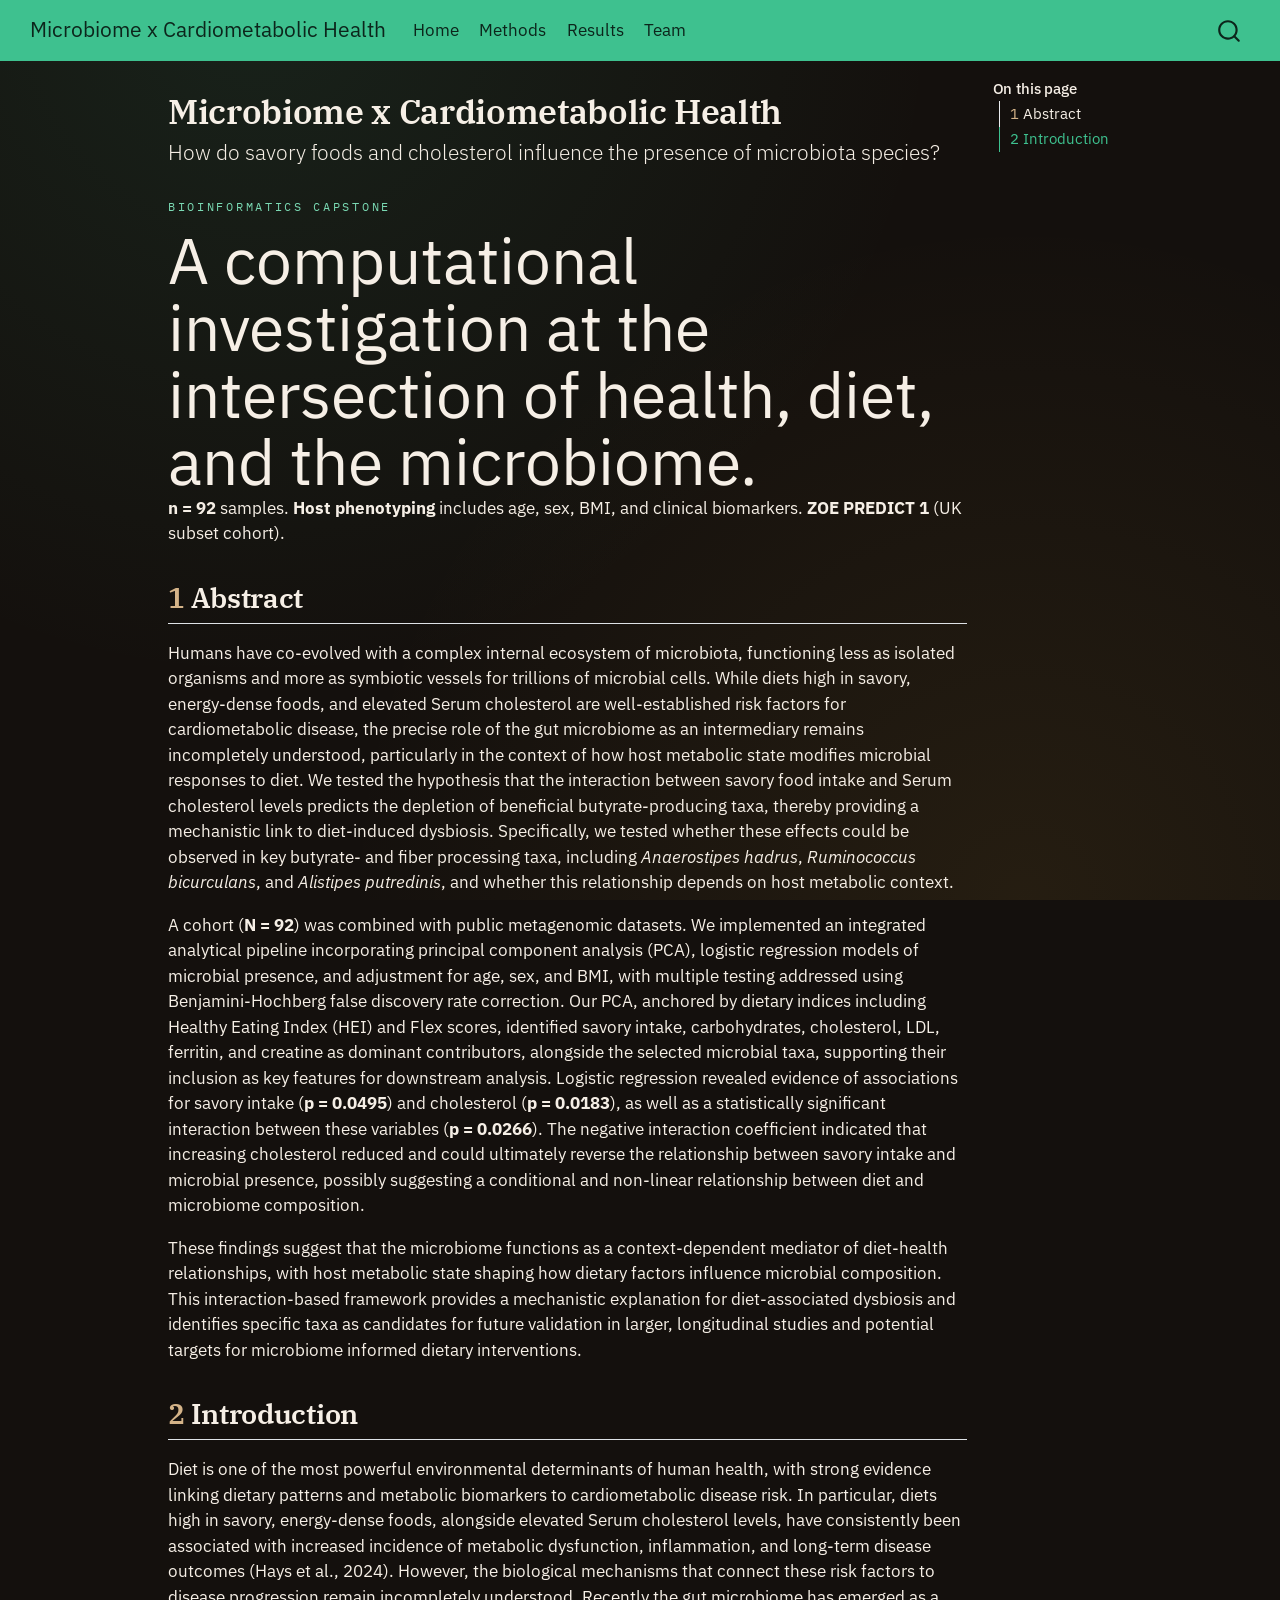
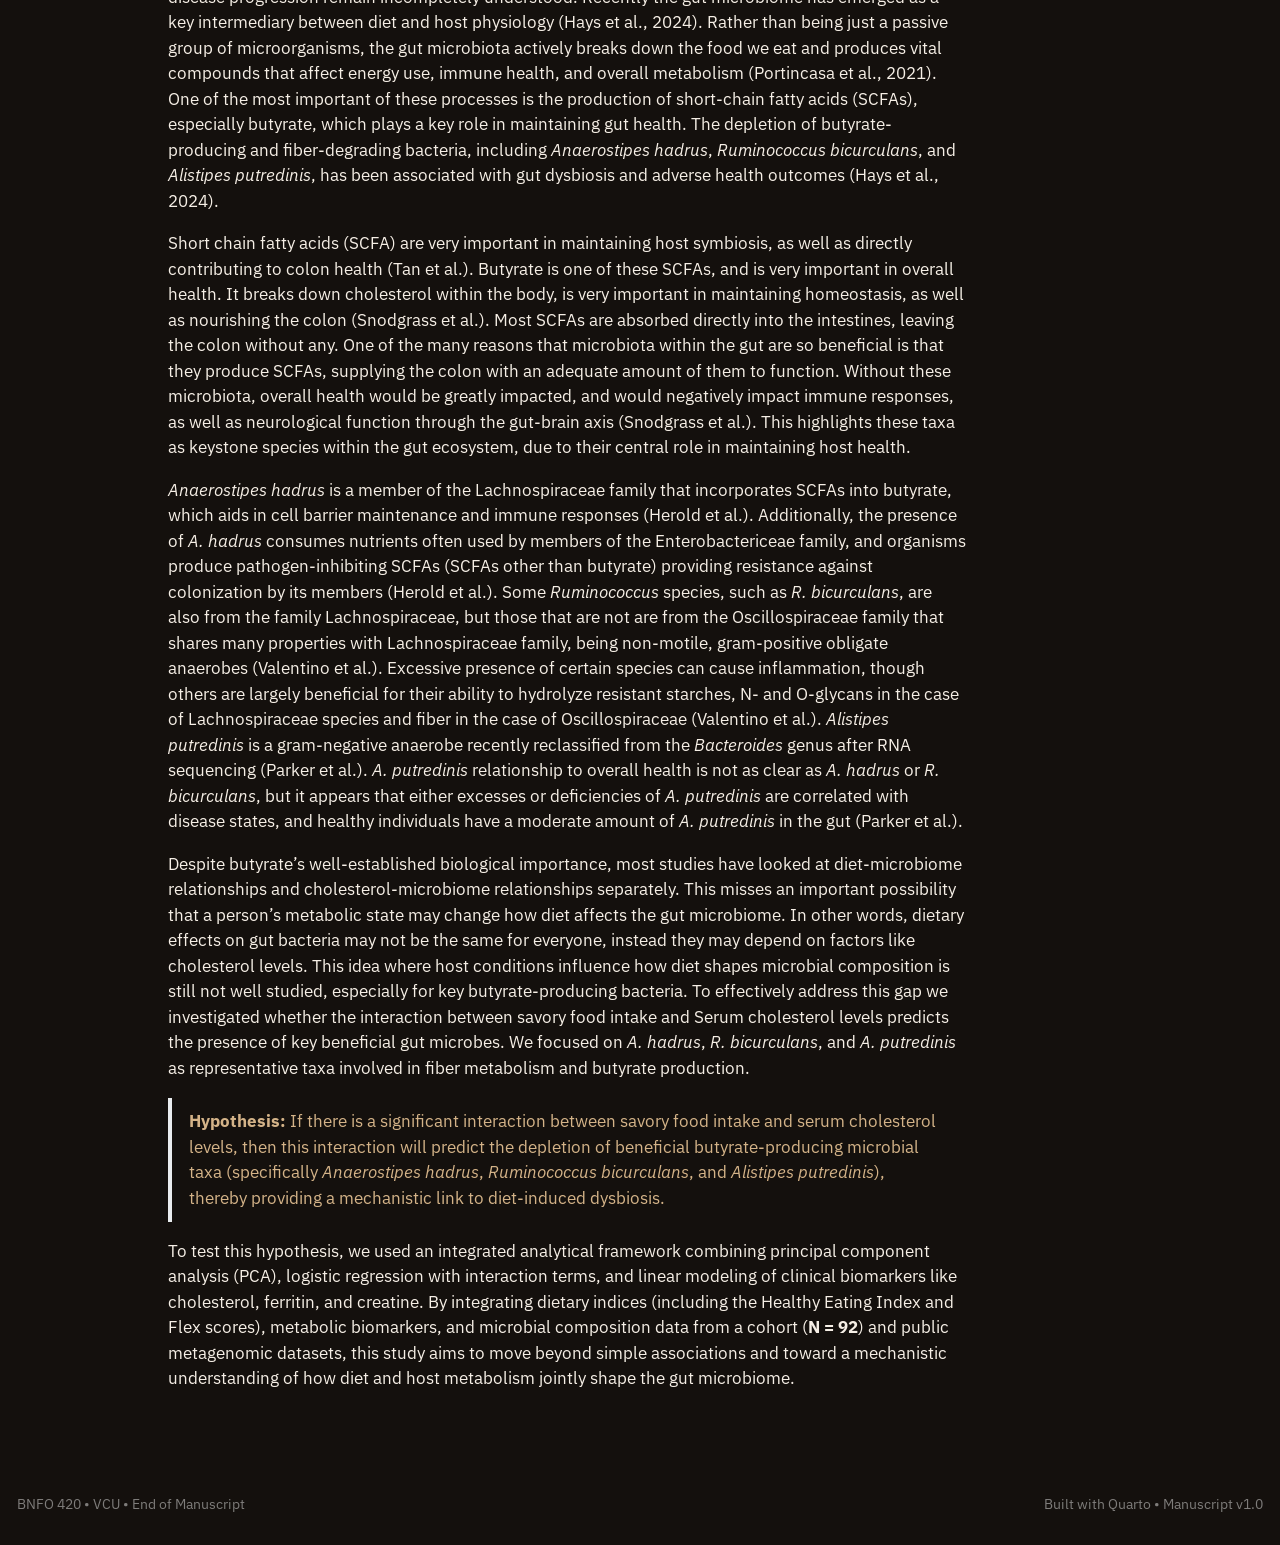
<file: docs/index.html>
<!DOCTYPE html>
<html xmlns="http://www.w3.org/1999/xhtml" lang="en" xml:lang="en"><head>

<meta charset="utf-8">
<meta name="generator" content="quarto-1.8.27">

<meta name="viewport" content="width=device-width, initial-scale=1.0, user-scalable=yes">


<title>Microbiome x Cardiometabolic Health</title>
<style>
code{white-space: pre-wrap;}
span.smallcaps{font-variant: small-caps;}
div.columns{display: flex; gap: min(4vw, 1.5em);}
div.column{flex: auto; overflow-x: auto;}
div.hanging-indent{margin-left: 1.5em; text-indent: -1.5em;}
ul.task-list{list-style: none;}
ul.task-list li input[type="checkbox"] {
  width: 0.8em;
  margin: 0 0.8em 0.2em -1em; /* quarto-specific, see https://github.com/quarto-dev/quarto-cli/issues/4556 */ 
  vertical-align: middle;
}
</style>


<script src="site_libs/quarto-nav/quarto-nav.js"></script>
<script src="site_libs/quarto-nav/headroom.min.js"></script>
<script src="site_libs/clipboard/clipboard.min.js"></script>
<script src="site_libs/quarto-search/autocomplete.umd.js"></script>
<script src="site_libs/quarto-search/fuse.min.js"></script>
<script src="site_libs/quarto-search/quarto-search.js"></script>
<meta name="quarto:offset" content="./">
<script src="site_libs/quarto-html/quarto.js" type="module"></script>
<script src="site_libs/quarto-html/tabsets/tabsets.js" type="module"></script>
<script src="site_libs/quarto-html/axe/axe-check.js" type="module"></script>
<script src="site_libs/quarto-html/popper.min.js"></script>
<script src="site_libs/quarto-html/tippy.umd.min.js"></script>
<script src="site_libs/quarto-html/anchor.min.js"></script>
<link href="site_libs/quarto-html/tippy.css" rel="stylesheet">
<link href="site_libs/quarto-html/quarto-syntax-highlighting-dark-4d9afe2b8d18ee9fa5d0d57b5ed4214d.css" rel="stylesheet" id="quarto-text-highlighting-styles">
<script src="site_libs/bootstrap/bootstrap.min.js"></script>
<link href="site_libs/bootstrap/bootstrap-icons.css" rel="stylesheet">
<link href="site_libs/bootstrap/bootstrap-b96a5d8ae08c0a62e0b7f96b1ae637a7.min.css" rel="stylesheet" append-hash="true" id="quarto-bootstrap" data-mode="dark">
<script id="quarto-search-options" type="application/json">{
  "location": "navbar",
  "copy-button": false,
  "collapse-after": 3,
  "panel-placement": "end",
  "type": "overlay",
  "limit": 50,
  "keyboard-shortcut": [
    "f",
    "/",
    "s"
  ],
  "show-item-context": false,
  "language": {
    "search-no-results-text": "No results",
    "search-matching-documents-text": "matching documents",
    "search-copy-link-title": "Copy link to search",
    "search-hide-matches-text": "Hide additional matches",
    "search-more-match-text": "more match in this document",
    "search-more-matches-text": "more matches in this document",
    "search-clear-button-title": "Clear",
    "search-text-placeholder": "",
    "search-detached-cancel-button-title": "Cancel",
    "search-submit-button-title": "Submit",
    "search-label": "Search"
  }
}</script>
<style>html{ scroll-behavior: smooth; }</style>


</head>

<body class="nav-fixed quarto-light">

<div id="quarto-search-results"></div>
  <header id="quarto-header" class="headroom fixed-top">
    <nav class="navbar navbar-expand-lg " data-bs-theme="dark">
      <div class="navbar-container container-fluid">
      <div class="navbar-brand-container mx-auto">
    <a class="navbar-brand" href="./index.html">
    <span class="navbar-title">Microbiome x Cardiometabolic Health</span>
    </a>
  </div>
            <div id="quarto-search" class="" title="Search"></div>
          <button class="navbar-toggler" type="button" data-bs-toggle="collapse" data-bs-target="#navbarCollapse" aria-controls="navbarCollapse" role="menu" aria-expanded="false" aria-label="Toggle navigation" onclick="if (window.quartoToggleHeadroom) { window.quartoToggleHeadroom(); }">
  <span class="navbar-toggler-icon"></span>
</button>
          <div class="collapse navbar-collapse" id="navbarCollapse">
            <ul class="navbar-nav navbar-nav-scroll me-auto">
  <li class="nav-item">
    <a class="nav-link active" href="./index.html" aria-current="page"> 
<span class="menu-text">Home</span></a>
  </li>  
  <li class="nav-item">
    <a class="nav-link" href="./proposal.html"> 
<span class="menu-text">Methods</span></a>
  </li>  
  <li class="nav-item">
    <a class="nav-link" href="./results.html"> 
<span class="menu-text">Results</span></a>
  </li>  
  <li class="nav-item">
    <a class="nav-link" href="./team.html"> 
<span class="menu-text">Team</span></a>
  </li>  
</ul>
          </div> <!-- /navcollapse -->
            <div class="quarto-navbar-tools">
</div>
      </div> <!-- /container-fluid -->
    </nav>
</header>
<!-- content -->
<div id="quarto-content" class="quarto-container page-columns page-rows-contents page-layout-article page-navbar">
<!-- sidebar -->
<!-- margin-sidebar -->
    <div id="quarto-margin-sidebar" class="sidebar margin-sidebar">
        <nav id="TOC" role="doc-toc" class="toc-active">
    <h2 id="toc-title">On this page</h2>
   
  <ul>
  <li><a href="#abstract" id="toc-abstract" class="nav-link active" data-scroll-target="#abstract"><span class="header-section-number">1</span> Abstract</a></li>
  <li><a href="#introduction" id="toc-introduction" class="nav-link" data-scroll-target="#introduction"><span class="header-section-number">2</span> Introduction</a></li>
  </ul>
</nav>
    </div>
<!-- main -->
<main class="content" id="quarto-document-content">

<header id="title-block-header" class="quarto-title-block default">
<div class="quarto-title">
<h1 class="title">Microbiome x Cardiometabolic Health</h1>
<p class="subtitle lead">How do savory foods and cholesterol influence the presence of microbiota species?</p>
</div>



<div class="quarto-title-meta">

    
  
    
  </div>
  


</header>


<div class="hero-kicker">
Bioinformatics Capstone
</div>
<div class="hero-title">
A computational investigation at the intersection of health, diet, and the microbiome.
</div>
<p><strong>n = 92</strong> samples. <strong>Host phenotyping</strong> includes age, sex, BMI, and clinical biomarkers. <strong>ZOE PREDICT 1</strong> (UK subset cohort).</p>
<section id="abstract" class="level2" data-number="1">
<h2 data-number="1" class="anchored" data-anchor-id="abstract"><span class="header-section-number">1</span> Abstract</h2>
<p>Humans have co-evolved with a complex internal ecosystem of microbiota, functioning less as isolated organisms and more as symbiotic vessels for trillions of microbial cells. While diets high in savory, energy-dense foods, and elevated Serum cholesterol are well-established risk factors for cardiometabolic disease, the precise role of the gut microbiome as an intermediary remains incompletely understood, particularly in the context of how host metabolic state modifies microbial responses to diet. We tested the hypothesis that the interaction between savory food intake and Serum cholesterol levels predicts the depletion of beneficial butyrate-producing taxa, thereby providing a mechanistic link to diet-induced dysbiosis. Specifically, we tested whether these effects could be observed in key butyrate- and fiber processing taxa, including <em>Anaerostipes hadrus</em>, <em>Ruminococcus bicurculans</em>, and <em>Alistipes putredinis</em>, and whether this relationship depends on host metabolic context.</p>
<p>A cohort (<strong>N = 92</strong>) was combined with public metagenomic datasets. We implemented an integrated analytical pipeline incorporating principal component analysis (PCA), logistic regression models of microbial presence, and adjustment for age, sex, and BMI, with multiple testing addressed using Benjamini-Hochberg false discovery rate correction. Our PCA, anchored by dietary indices including Healthy Eating Index (HEI) and Flex scores, identified savory intake, carbohydrates, cholesterol, LDL, ferritin, and creatine as dominant contributors, alongside the selected microbial taxa, supporting their inclusion as key features for downstream analysis. Logistic regression revealed evidence of associations for savory intake (<strong>p = 0.0495</strong>) and cholesterol (<strong>p = 0.0183</strong>), as well as a statistically significant interaction between these variables (<strong>p = 0.0266</strong>). The negative interaction coefficient indicated that increasing cholesterol reduced and could ultimately reverse the relationship between savory intake and microbial presence, possibly suggesting a conditional and non-linear relationship between diet and microbiome composition.</p>
<p>These findings suggest that the microbiome functions as a context-dependent mediator of diet-health relationships, with host metabolic state shaping how dietary factors influence microbial composition. This interaction-based framework provides a mechanistic explanation for diet-associated dysbiosis and identifies specific taxa as candidates for future validation in larger, longitudinal studies and potential targets for microbiome informed dietary interventions.</p>
</section>
<section id="introduction" class="level2" data-number="2">
<h2 data-number="2" class="anchored" data-anchor-id="introduction"><span class="header-section-number">2</span> Introduction</h2>
<p>Diet is one of the most powerful environmental determinants of human health, with strong evidence linking dietary patterns and metabolic biomarkers to cardiometabolic disease risk. In particular, diets high in savory, energy-dense foods, alongside elevated Serum cholesterol levels, have consistently been associated with increased incidence of metabolic dysfunction, inflammation, and long-term disease outcomes (Hays et al., 2024). However, the biological mechanisms that connect these risk factors to disease progression remain incompletely understood. Recently the gut microbiome has emerged as a key intermediary between diet and host physiology (Hays et al., 2024). Rather than being just a passive group of microorganisms, the gut microbiota actively breaks down the food we eat and produces vital compounds that affect energy use, immune health, and overall metabolism (Portincasa et al., 2021). One of the most important of these processes is the production of short-chain fatty acids (SCFAs), especially butyrate, which plays a key role in maintaining gut health. The depletion of butyrate-producing and fiber-degrading bacteria, including <em>Anaerostipes hadrus</em>, <em>Ruminococcus bicurculans</em>, and <em>Alistipes putredinis</em>, has been associated with gut dysbiosis and adverse health outcomes (Hays et al., 2024).</p>
<p>Short chain fatty acids (SCFA) are very important in maintaining host symbiosis, as well as directly contributing to colon health (Tan et al.). Butyrate is one of these SCFAs, and is very important in overall health. It breaks down cholesterol within the body, is very important in maintaining homeostasis, as well as nourishing the colon (Snodgrass et al.). Most SCFAs are absorbed directly into the intestines, leaving the colon without any. One of the many reasons that microbiota within the gut are so beneficial is that they produce SCFAs, supplying the colon with an adequate amount of them to function. Without these microbiota, overall health would be greatly impacted, and would negatively impact immune responses, as well as neurological function through the gut-brain axis (Snodgrass et al.). This highlights these taxa as keystone species within the gut ecosystem, due to their central role in maintaining host health.</p>
<p><em>Anaerostipes hadrus</em> is a member of the Lachnospiraceae family that incorporates SCFAs into butyrate, which aids in cell barrier maintenance and immune responses (Herold et al.). Additionally, the presence of <em>A. hadrus</em> consumes nutrients often used by members of the Enterobactericeae family, and organisms produce pathogen-inhibiting SCFAs (SCFAs other than butyrate) providing resistance against colonization by its members (Herold et al.). Some <em>Ruminococcus</em> species, such as <em>R. bicurculans</em>, are also from the family Lachnospiraceae, but those that are not are from the Oscillospiraceae family that shares many properties with Lachnospiraceae family, being non-motile, gram-positive obligate anaerobes (Valentino et al.). Excessive presence of certain species can cause inflammation, though others are largely beneficial for their ability to hydrolyze resistant starches, N- and O-glycans in the case of Lachnospiraceae species and fiber in the case of Oscillospiraceae (Valentino et al.). <em>Alistipes putredinis</em> is a gram-negative anaerobe recently reclassified from the <em>Bacteroides</em> genus after RNA sequencing (Parker et al.). <em>A. putredinis</em> relationship to overall health is not as clear as <em>A. hadrus</em> or <em>R. bicurculans</em>, but it appears that either excesses or deficiencies of <em>A. putredinis</em> are correlated with disease states, and healthy individuals have a moderate amount of <em>A. putredinis</em> in the gut (Parker et al.).</p>
<p>Despite butyrate’s well-established biological importance, most studies have looked at diet-microbiome relationships and cholesterol-microbiome relationships separately. This misses an important possibility that a person’s metabolic state may change how diet affects the gut microbiome. In other words, dietary effects on gut bacteria may not be the same for everyone, instead they may depend on factors like cholesterol levels. This idea where host conditions influence how diet shapes microbial composition is still not well studied, especially for key butyrate-producing bacteria. To effectively address this gap we investigated whether the interaction between savory food intake and Serum cholesterol levels predicts the presence of key beneficial gut microbes. We focused on <em>A. hadrus</em>, <em>R. bicurculans</em>, and <em>A. putredinis</em> as representative taxa involved in fiber metabolism and butyrate production.</p>
<blockquote class="blockquote">
<p><strong>Hypothesis:</strong> If there is a significant interaction between savory food intake and serum cholesterol levels, then this interaction will predict the depletion of beneficial butyrate-producing microbial taxa (specifically <em>Anaerostipes hadrus</em>, <em>Ruminococcus bicurculans</em>, and <em>Alistipes putredinis</em>), thereby providing a mechanistic link to diet-induced dysbiosis.</p>
</blockquote>
<p>To test this hypothesis, we used an integrated analytical framework combining principal component analysis (PCA), logistic regression with interaction terms, and linear modeling of clinical biomarkers like cholesterol, ferritin, and creatine. By integrating dietary indices (including the Healthy Eating Index and Flex scores), metabolic biomarkers, and microbial composition data from a cohort (<strong>N = 92</strong>) and public metagenomic datasets, this study aims to move beyond simple associations and toward a mechanistic understanding of how diet and host metabolism jointly shape the gut microbiome.</p>


</section>

</main> <!-- /main -->
<script id="quarto-html-after-body" type="application/javascript">
  window.document.addEventListener("DOMContentLoaded", function (event) {
    const icon = "";
    const anchorJS = new window.AnchorJS();
    anchorJS.options = {
      placement: 'right',
      icon: icon
    };
    anchorJS.add('.anchored');
    const isCodeAnnotation = (el) => {
      for (const clz of el.classList) {
        if (clz.startsWith('code-annotation-')) {                     
          return true;
        }
      }
      return false;
    }
    const onCopySuccess = function(e) {
      // button target
      const button = e.trigger;
      // don't keep focus
      button.blur();
      // flash "checked"
      button.classList.add('code-copy-button-checked');
      var currentTitle = button.getAttribute("title");
      button.setAttribute("title", "Copied!");
      let tooltip;
      if (window.bootstrap) {
        button.setAttribute("data-bs-toggle", "tooltip");
        button.setAttribute("data-bs-placement", "left");
        button.setAttribute("data-bs-title", "Copied!");
        tooltip = new bootstrap.Tooltip(button, 
          { trigger: "manual", 
            customClass: "code-copy-button-tooltip",
            offset: [0, -8]});
        tooltip.show();    
      }
      setTimeout(function() {
        if (tooltip) {
          tooltip.hide();
          button.removeAttribute("data-bs-title");
          button.removeAttribute("data-bs-toggle");
          button.removeAttribute("data-bs-placement");
        }
        button.setAttribute("title", currentTitle);
        button.classList.remove('code-copy-button-checked');
      }, 1000);
      // clear code selection
      e.clearSelection();
    }
    const getTextToCopy = function(trigger) {
      const outerScaffold = trigger.parentElement.cloneNode(true);
      const codeEl = outerScaffold.querySelector('code');
      for (const childEl of codeEl.children) {
        if (isCodeAnnotation(childEl)) {
          childEl.remove();
        }
      }
      return codeEl.innerText;
    }
    const clipboard = new window.ClipboardJS('.code-copy-button:not([data-in-quarto-modal])', {
      text: getTextToCopy
    });
    clipboard.on('success', onCopySuccess);
    if (window.document.getElementById('quarto-embedded-source-code-modal')) {
      const clipboardModal = new window.ClipboardJS('.code-copy-button[data-in-quarto-modal]', {
        text: getTextToCopy,
        container: window.document.getElementById('quarto-embedded-source-code-modal')
      });
      clipboardModal.on('success', onCopySuccess);
    }
      var localhostRegex = new RegExp(/^(?:http|https):\/\/localhost\:?[0-9]*\//);
      var mailtoRegex = new RegExp(/^mailto:/);
        var filterRegex = new RegExp('/' + window.location.host + '/');
      var isInternal = (href) => {
          return filterRegex.test(href) || localhostRegex.test(href) || mailtoRegex.test(href);
      }
      // Inspect non-navigation links and adorn them if external
     var links = window.document.querySelectorAll('a[href]:not(.nav-link):not(.navbar-brand):not(.toc-action):not(.sidebar-link):not(.sidebar-item-toggle):not(.pagination-link):not(.no-external):not([aria-hidden]):not(.dropdown-item):not(.quarto-navigation-tool):not(.about-link)');
      for (var i=0; i<links.length; i++) {
        const link = links[i];
        if (!isInternal(link.href)) {
          // undo the damage that might have been done by quarto-nav.js in the case of
          // links that we want to consider external
          if (link.dataset.originalHref !== undefined) {
            link.href = link.dataset.originalHref;
          }
        }
      }
    function tippyHover(el, contentFn, onTriggerFn, onUntriggerFn) {
      const config = {
        allowHTML: true,
        maxWidth: 500,
        delay: 100,
        arrow: false,
        appendTo: function(el) {
            return el.parentElement;
        },
        interactive: true,
        interactiveBorder: 10,
        theme: 'quarto',
        placement: 'bottom-start',
      };
      if (contentFn) {
        config.content = contentFn;
      }
      if (onTriggerFn) {
        config.onTrigger = onTriggerFn;
      }
      if (onUntriggerFn) {
        config.onUntrigger = onUntriggerFn;
      }
      window.tippy(el, config); 
    }
    const noterefs = window.document.querySelectorAll('a[role="doc-noteref"]');
    for (var i=0; i<noterefs.length; i++) {
      const ref = noterefs[i];
      tippyHover(ref, function() {
        // use id or data attribute instead here
        let href = ref.getAttribute('data-footnote-href') || ref.getAttribute('href');
        try { href = new URL(href).hash; } catch {}
        const id = href.replace(/^#\/?/, "");
        const note = window.document.getElementById(id);
        if (note) {
          return note.innerHTML;
        } else {
          return "";
        }
      });
    }
    const xrefs = window.document.querySelectorAll('a.quarto-xref');
    const processXRef = (id, note) => {
      // Strip column container classes
      const stripColumnClz = (el) => {
        el.classList.remove("page-full", "page-columns");
        if (el.children) {
          for (const child of el.children) {
            stripColumnClz(child);
          }
        }
      }
      stripColumnClz(note)
      if (id === null || id.startsWith('sec-')) {
        // Special case sections, only their first couple elements
        const container = document.createElement("div");
        if (note.children && note.children.length > 2) {
          container.appendChild(note.children[0].cloneNode(true));
          for (let i = 1; i < note.children.length; i++) {
            const child = note.children[i];
            if (child.tagName === "P" && child.innerText === "") {
              continue;
            } else {
              container.appendChild(child.cloneNode(true));
              break;
            }
          }
          if (window.Quarto?.typesetMath) {
            window.Quarto.typesetMath(container);
          }
          return container.innerHTML
        } else {
          if (window.Quarto?.typesetMath) {
            window.Quarto.typesetMath(note);
          }
          return note.innerHTML;
        }
      } else {
        // Remove any anchor links if they are present
        const anchorLink = note.querySelector('a.anchorjs-link');
        if (anchorLink) {
          anchorLink.remove();
        }
        if (window.Quarto?.typesetMath) {
          window.Quarto.typesetMath(note);
        }
        if (note.classList.contains("callout")) {
          return note.outerHTML;
        } else {
          return note.innerHTML;
        }
      }
    }
    for (var i=0; i<xrefs.length; i++) {
      const xref = xrefs[i];
      tippyHover(xref, undefined, function(instance) {
        instance.disable();
        let url = xref.getAttribute('href');
        let hash = undefined; 
        if (url.startsWith('#')) {
          hash = url;
        } else {
          try { hash = new URL(url).hash; } catch {}
        }
        if (hash) {
          const id = hash.replace(/^#\/?/, "");
          const note = window.document.getElementById(id);
          if (note !== null) {
            try {
              const html = processXRef(id, note.cloneNode(true));
              instance.setContent(html);
            } finally {
              instance.enable();
              instance.show();
            }
          } else {
            // See if we can fetch this
            fetch(url.split('#')[0])
            .then(res => res.text())
            .then(html => {
              const parser = new DOMParser();
              const htmlDoc = parser.parseFromString(html, "text/html");
              const note = htmlDoc.getElementById(id);
              if (note !== null) {
                const html = processXRef(id, note);
                instance.setContent(html);
              } 
            }).finally(() => {
              instance.enable();
              instance.show();
            });
          }
        } else {
          // See if we can fetch a full url (with no hash to target)
          // This is a special case and we should probably do some content thinning / targeting
          fetch(url)
          .then(res => res.text())
          .then(html => {
            const parser = new DOMParser();
            const htmlDoc = parser.parseFromString(html, "text/html");
            const note = htmlDoc.querySelector('main.content');
            if (note !== null) {
              // This should only happen for chapter cross references
              // (since there is no id in the URL)
              // remove the first header
              if (note.children.length > 0 && note.children[0].tagName === "HEADER") {
                note.children[0].remove();
              }
              const html = processXRef(null, note);
              instance.setContent(html);
            } 
          }).finally(() => {
            instance.enable();
            instance.show();
          });
        }
      }, function(instance) {
      });
    }
        let selectedAnnoteEl;
        const selectorForAnnotation = ( cell, annotation) => {
          let cellAttr = 'data-code-cell="' + cell + '"';
          let lineAttr = 'data-code-annotation="' +  annotation + '"';
          const selector = 'span[' + cellAttr + '][' + lineAttr + ']';
          return selector;
        }
        const selectCodeLines = (annoteEl) => {
          const doc = window.document;
          const targetCell = annoteEl.getAttribute("data-target-cell");
          const targetAnnotation = annoteEl.getAttribute("data-target-annotation");
          const annoteSpan = window.document.querySelector(selectorForAnnotation(targetCell, targetAnnotation));
          const lines = annoteSpan.getAttribute("data-code-lines").split(",");
          const lineIds = lines.map((line) => {
            return targetCell + "-" + line;
          })
          let top = null;
          let height = null;
          let parent = null;
          if (lineIds.length > 0) {
              //compute the position of the single el (top and bottom and make a div)
              const el = window.document.getElementById(lineIds[0]);
              top = el.offsetTop;
              height = el.offsetHeight;
              parent = el.parentElement.parentElement;
            if (lineIds.length > 1) {
              const lastEl = window.document.getElementById(lineIds[lineIds.length - 1]);
              const bottom = lastEl.offsetTop + lastEl.offsetHeight;
              height = bottom - top;
            }
            if (top !== null && height !== null && parent !== null) {
              // cook up a div (if necessary) and position it 
              let div = window.document.getElementById("code-annotation-line-highlight");
              if (div === null) {
                div = window.document.createElement("div");
                div.setAttribute("id", "code-annotation-line-highlight");
                div.style.position = 'absolute';
                parent.appendChild(div);
              }
              div.style.top = top - 2 + "px";
              div.style.height = height + 4 + "px";
              div.style.left = 0;
              let gutterDiv = window.document.getElementById("code-annotation-line-highlight-gutter");
              if (gutterDiv === null) {
                gutterDiv = window.document.createElement("div");
                gutterDiv.setAttribute("id", "code-annotation-line-highlight-gutter");
                gutterDiv.style.position = 'absolute';
                const codeCell = window.document.getElementById(targetCell);
                const gutter = codeCell.querySelector('.code-annotation-gutter');
                gutter.appendChild(gutterDiv);
              }
              gutterDiv.style.top = top - 2 + "px";
              gutterDiv.style.height = height + 4 + "px";
            }
            selectedAnnoteEl = annoteEl;
          }
        };
        const unselectCodeLines = () => {
          const elementsIds = ["code-annotation-line-highlight", "code-annotation-line-highlight-gutter"];
          elementsIds.forEach((elId) => {
            const div = window.document.getElementById(elId);
            if (div) {
              div.remove();
            }
          });
          selectedAnnoteEl = undefined;
        };
          // Handle positioning of the toggle
      window.addEventListener(
        "resize",
        throttle(() => {
          elRect = undefined;
          if (selectedAnnoteEl) {
            selectCodeLines(selectedAnnoteEl);
          }
        }, 10)
      );
      function throttle(fn, ms) {
      let throttle = false;
      let timer;
        return (...args) => {
          if(!throttle) { // first call gets through
              fn.apply(this, args);
              throttle = true;
          } else { // all the others get throttled
              if(timer) clearTimeout(timer); // cancel #2
              timer = setTimeout(() => {
                fn.apply(this, args);
                timer = throttle = false;
              }, ms);
          }
        };
      }
        // Attach click handler to the DT
        const annoteDls = window.document.querySelectorAll('dt[data-target-cell]');
        for (const annoteDlNode of annoteDls) {
          annoteDlNode.addEventListener('click', (event) => {
            const clickedEl = event.target;
            if (clickedEl !== selectedAnnoteEl) {
              unselectCodeLines();
              const activeEl = window.document.querySelector('dt[data-target-cell].code-annotation-active');
              if (activeEl) {
                activeEl.classList.remove('code-annotation-active');
              }
              selectCodeLines(clickedEl);
              clickedEl.classList.add('code-annotation-active');
            } else {
              // Unselect the line
              unselectCodeLines();
              clickedEl.classList.remove('code-annotation-active');
            }
          });
        }
    const findCites = (el) => {
      const parentEl = el.parentElement;
      if (parentEl) {
        const cites = parentEl.dataset.cites;
        if (cites) {
          return {
            el,
            cites: cites.split(' ')
          };
        } else {
          return findCites(el.parentElement)
        }
      } else {
        return undefined;
      }
    };
    var bibliorefs = window.document.querySelectorAll('a[role="doc-biblioref"]');
    for (var i=0; i<bibliorefs.length; i++) {
      const ref = bibliorefs[i];
      const citeInfo = findCites(ref);
      if (citeInfo) {
        tippyHover(citeInfo.el, function() {
          var popup = window.document.createElement('div');
          citeInfo.cites.forEach(function(cite) {
            var citeDiv = window.document.createElement('div');
            citeDiv.classList.add('hanging-indent');
            citeDiv.classList.add('csl-entry');
            var biblioDiv = window.document.getElementById('ref-' + cite);
            if (biblioDiv) {
              citeDiv.innerHTML = biblioDiv.innerHTML;
            }
            popup.appendChild(citeDiv);
          });
          return popup.innerHTML;
        });
      }
    }
  });
  </script>
</div> <!-- /content -->
<footer class="footer">
  <div class="nav-footer">
    <div class="nav-footer-left">
<p>BNFO 420 • VCU • End of Manuscript</p>
</div>   
    <div class="nav-footer-center">
      &nbsp;
    </div>
    <div class="nav-footer-right">
<p>Built with Quarto • Manuscript v1.0</p>
</div>
  </div>
</footer>




<script src="site_libs/quarto-html/zenscroll-min.js"></script>
</body></html>
</file>
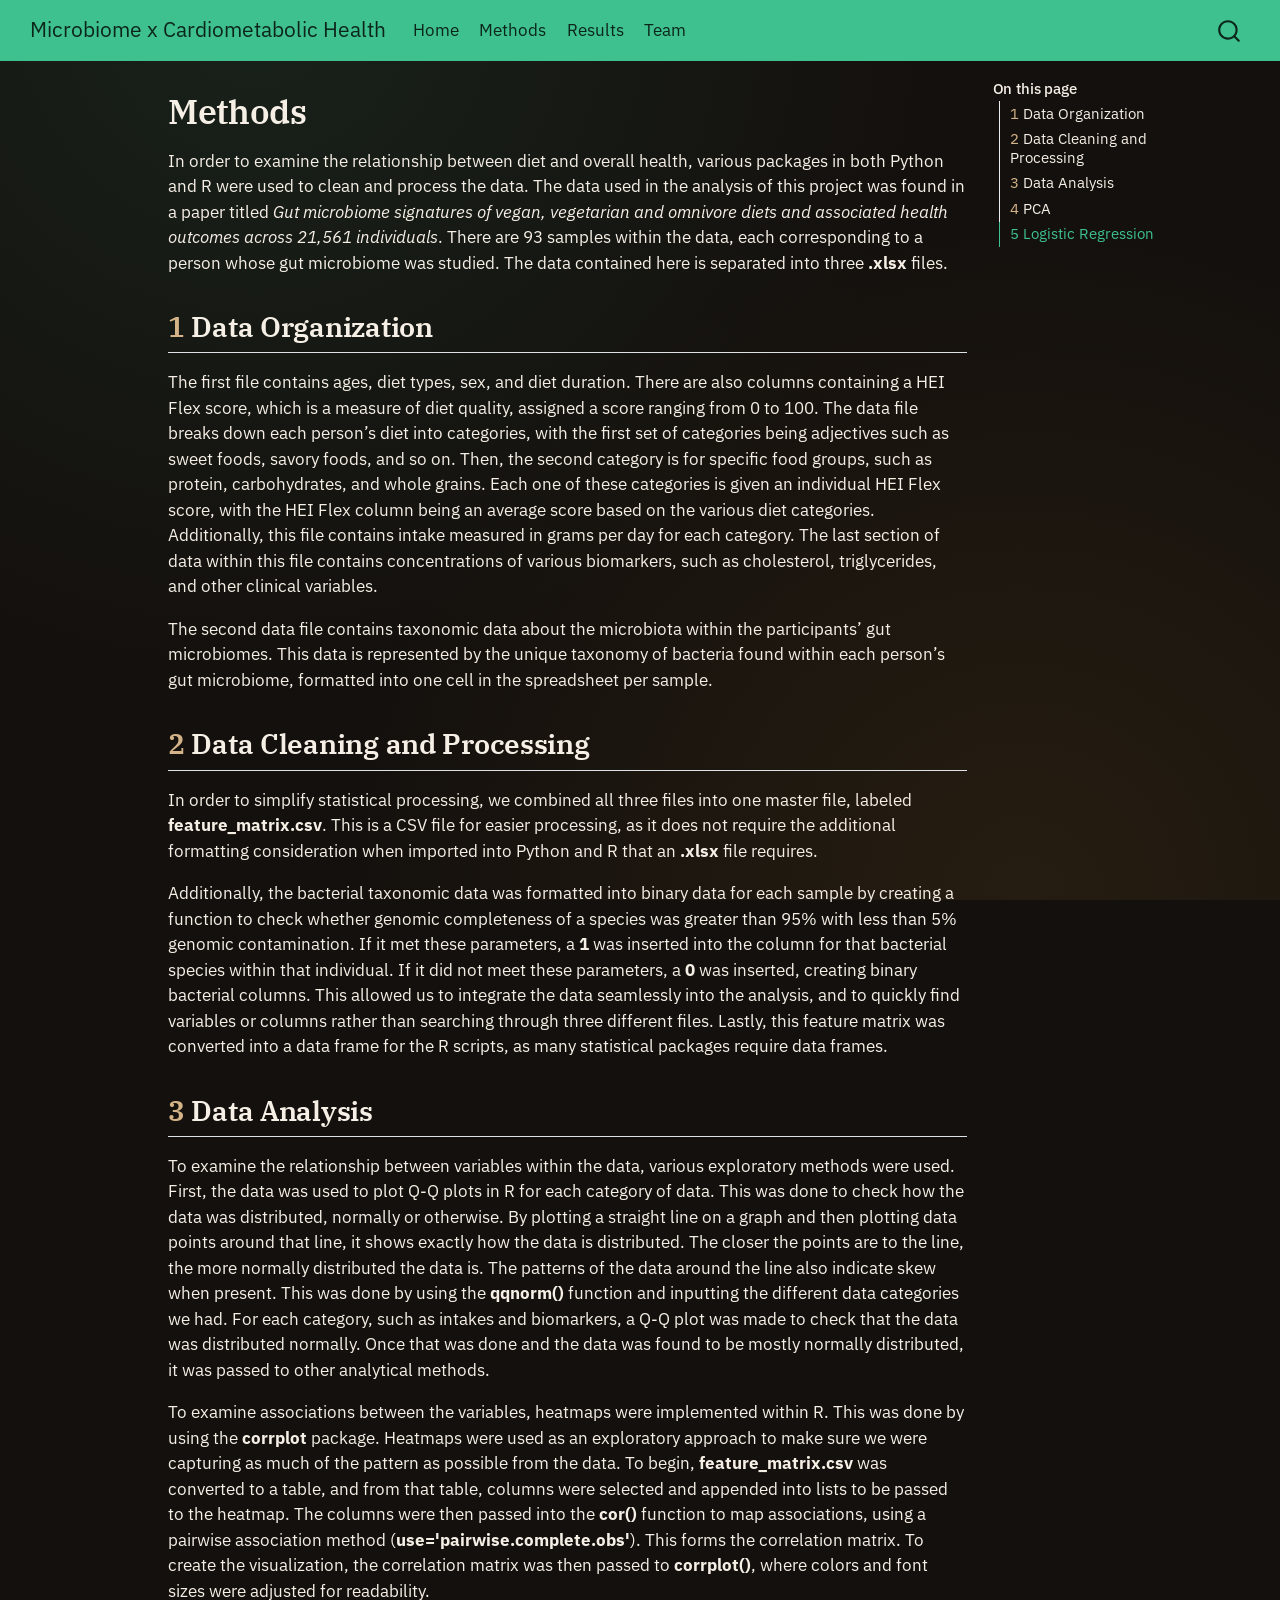
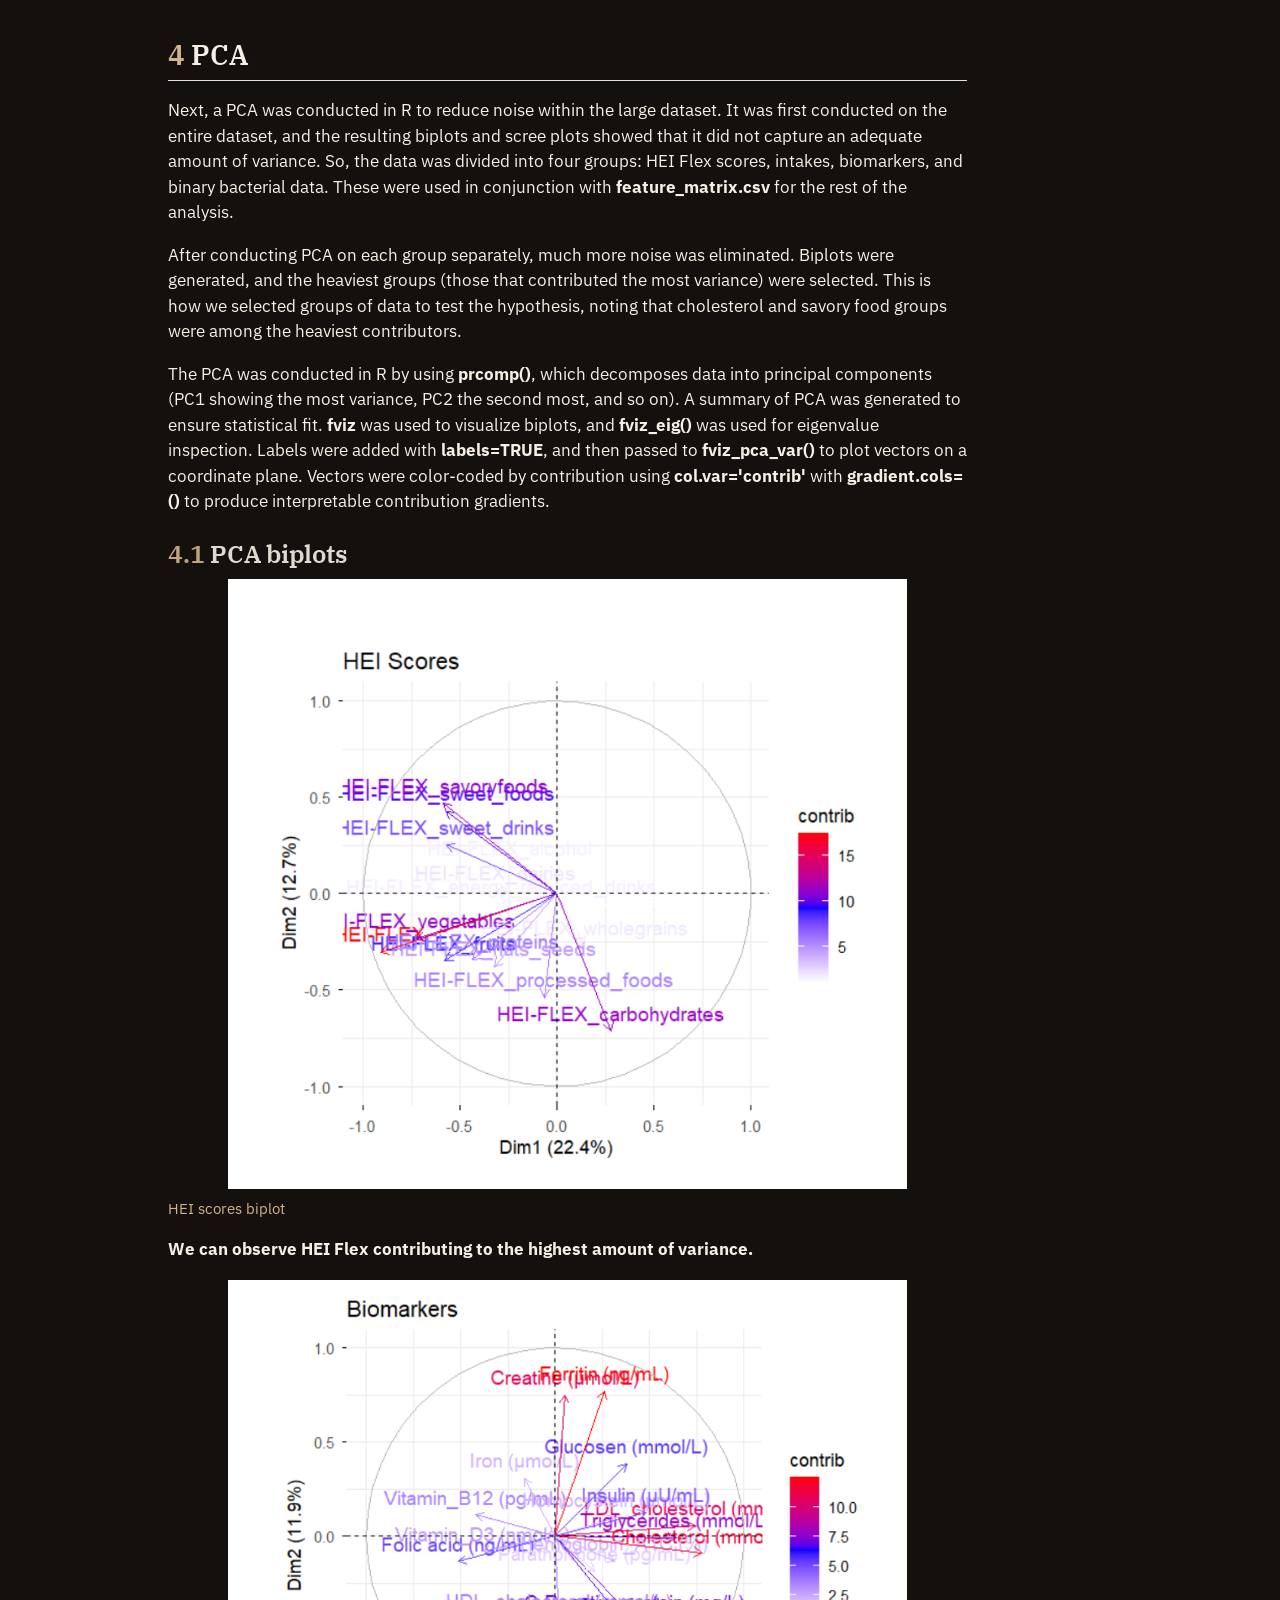
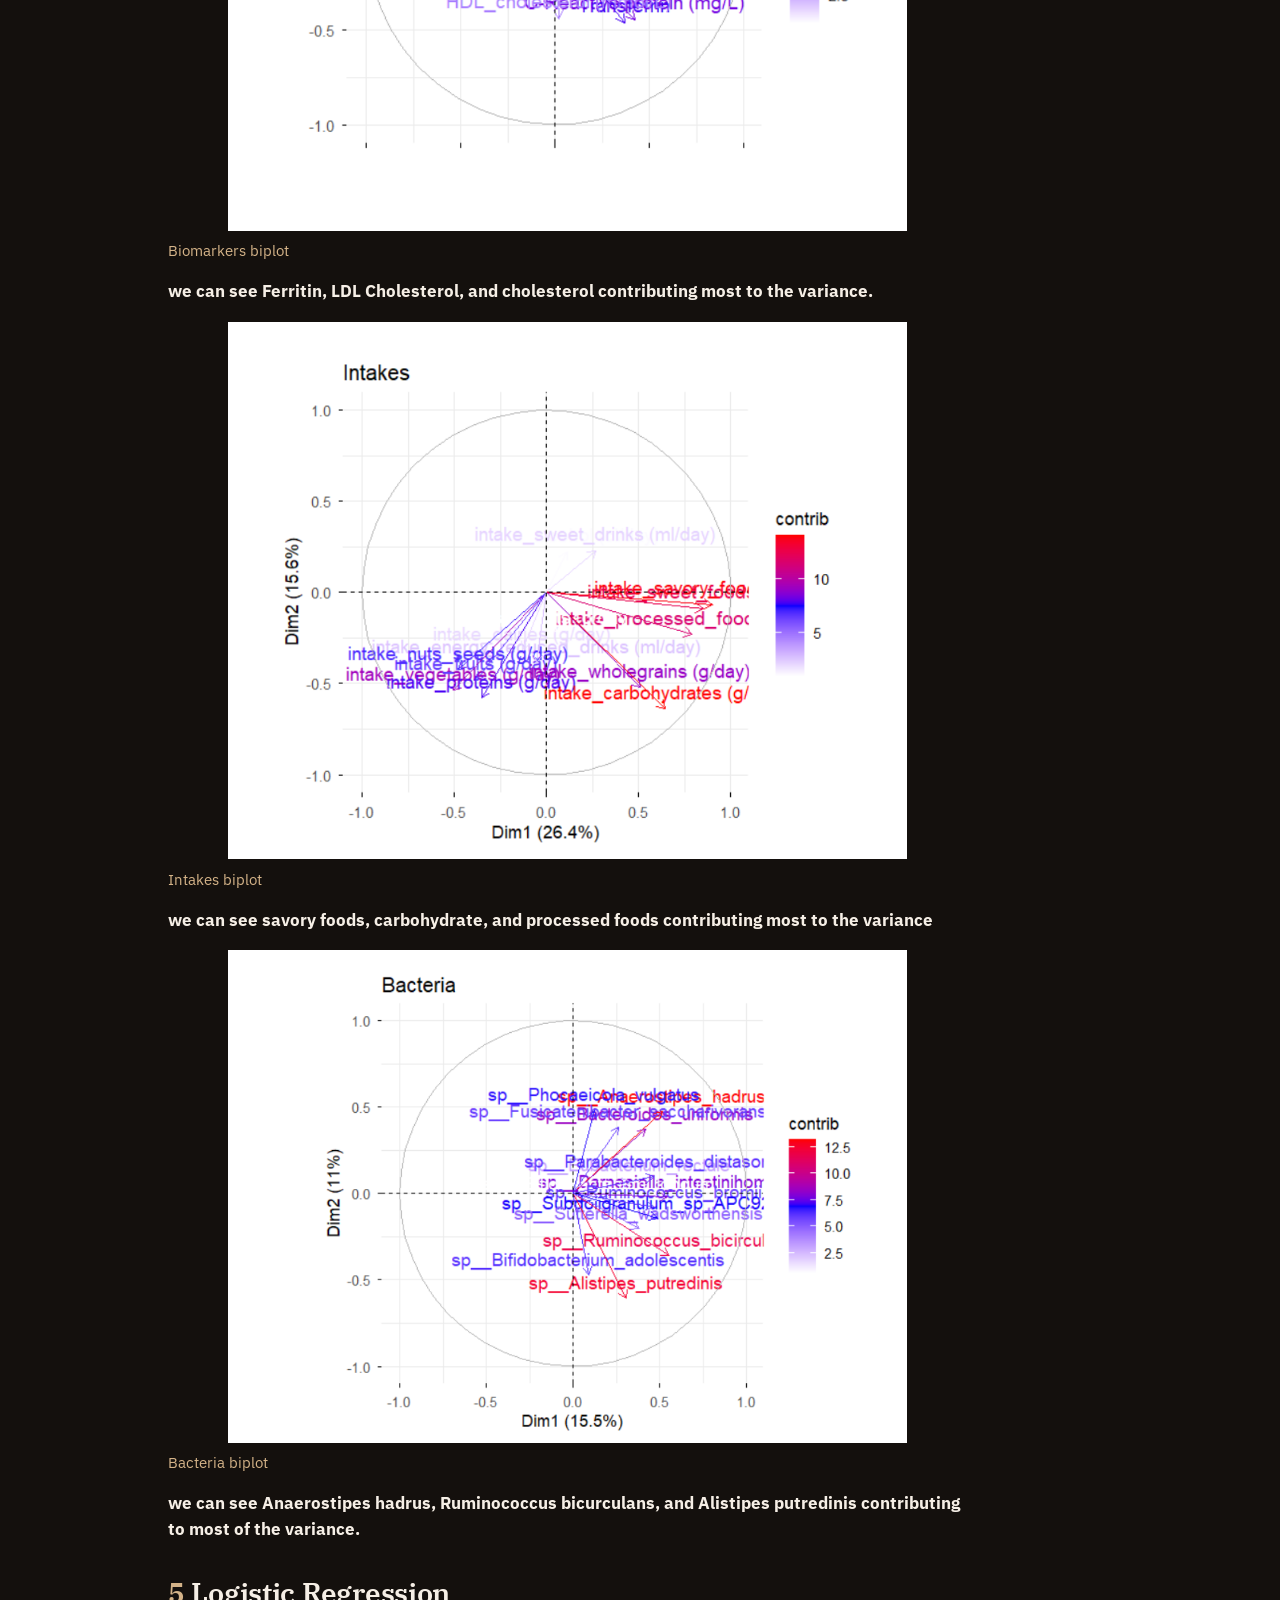
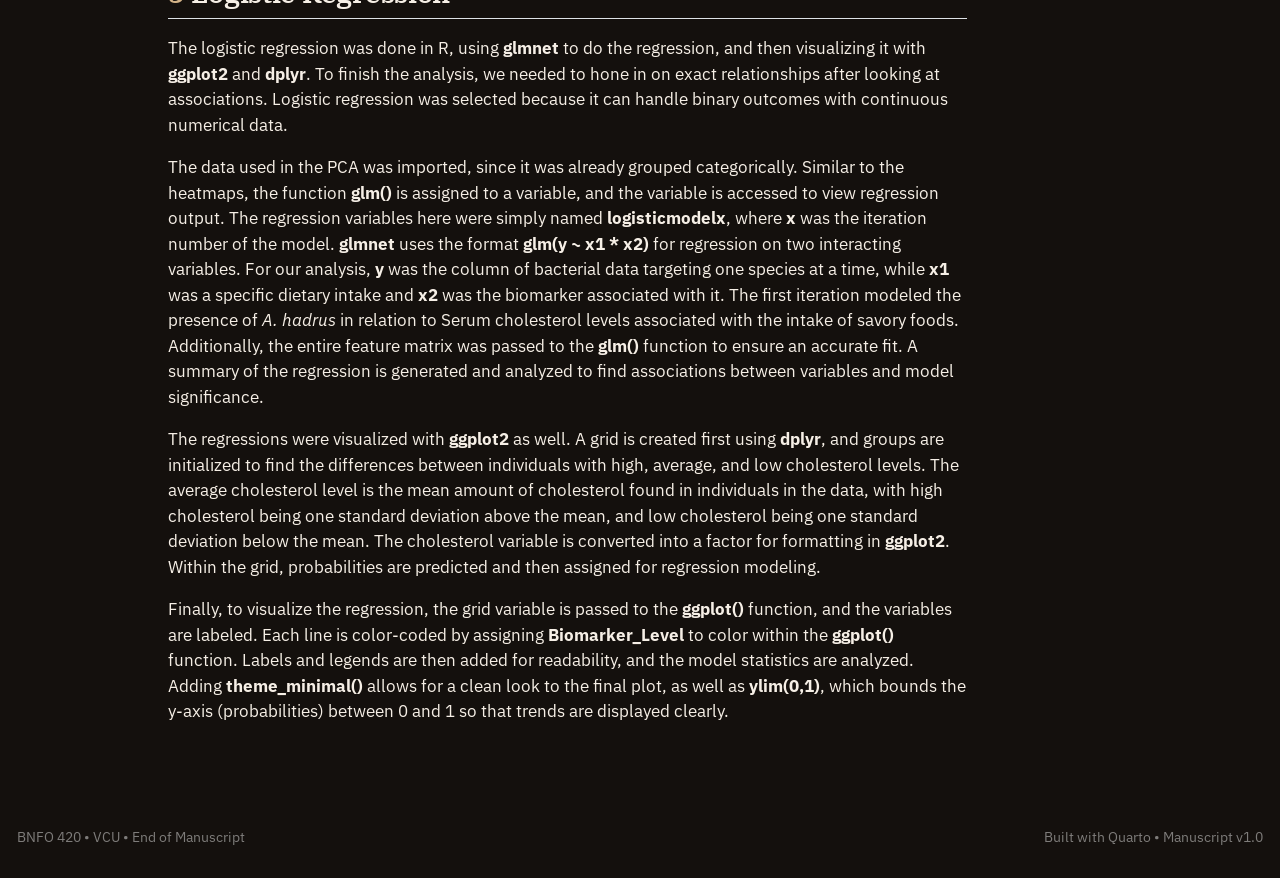
<file: docs/proposal.html>
<!DOCTYPE html>
<html xmlns="http://www.w3.org/1999/xhtml" lang="en" xml:lang="en"><head>

<meta charset="utf-8">
<meta name="generator" content="quarto-1.8.27">

<meta name="viewport" content="width=device-width, initial-scale=1.0, user-scalable=yes">


<title>Methods – Microbiome x Cardiometabolic Health</title>
<style>
code{white-space: pre-wrap;}
span.smallcaps{font-variant: small-caps;}
div.columns{display: flex; gap: min(4vw, 1.5em);}
div.column{flex: auto; overflow-x: auto;}
div.hanging-indent{margin-left: 1.5em; text-indent: -1.5em;}
ul.task-list{list-style: none;}
ul.task-list li input[type="checkbox"] {
  width: 0.8em;
  margin: 0 0.8em 0.2em -1em; /* quarto-specific, see https://github.com/quarto-dev/quarto-cli/issues/4556 */ 
  vertical-align: middle;
}
</style>


<script src="site_libs/quarto-nav/quarto-nav.js"></script>
<script src="site_libs/quarto-nav/headroom.min.js"></script>
<script src="site_libs/clipboard/clipboard.min.js"></script>
<script src="site_libs/quarto-search/autocomplete.umd.js"></script>
<script src="site_libs/quarto-search/fuse.min.js"></script>
<script src="site_libs/quarto-search/quarto-search.js"></script>
<meta name="quarto:offset" content="./">
<script src="site_libs/quarto-html/quarto.js" type="module"></script>
<script src="site_libs/quarto-html/tabsets/tabsets.js" type="module"></script>
<script src="site_libs/quarto-html/axe/axe-check.js" type="module"></script>
<script src="site_libs/quarto-html/popper.min.js"></script>
<script src="site_libs/quarto-html/tippy.umd.min.js"></script>
<script src="site_libs/quarto-html/anchor.min.js"></script>
<link href="site_libs/quarto-html/tippy.css" rel="stylesheet">
<link href="site_libs/quarto-html/quarto-syntax-highlighting-dark-4d9afe2b8d18ee9fa5d0d57b5ed4214d.css" rel="stylesheet" id="quarto-text-highlighting-styles">
<script src="site_libs/bootstrap/bootstrap.min.js"></script>
<link href="site_libs/bootstrap/bootstrap-icons.css" rel="stylesheet">
<link href="site_libs/bootstrap/bootstrap-b96a5d8ae08c0a62e0b7f96b1ae637a7.min.css" rel="stylesheet" append-hash="true" id="quarto-bootstrap" data-mode="dark">
<script id="quarto-search-options" type="application/json">{
  "location": "navbar",
  "copy-button": false,
  "collapse-after": 3,
  "panel-placement": "end",
  "type": "overlay",
  "limit": 50,
  "keyboard-shortcut": [
    "f",
    "/",
    "s"
  ],
  "show-item-context": false,
  "language": {
    "search-no-results-text": "No results",
    "search-matching-documents-text": "matching documents",
    "search-copy-link-title": "Copy link to search",
    "search-hide-matches-text": "Hide additional matches",
    "search-more-match-text": "more match in this document",
    "search-more-matches-text": "more matches in this document",
    "search-clear-button-title": "Clear",
    "search-text-placeholder": "",
    "search-detached-cancel-button-title": "Cancel",
    "search-submit-button-title": "Submit",
    "search-label": "Search"
  }
}</script>
<style>html{ scroll-behavior: smooth; }</style>


</head>

<body class="nav-fixed quarto-light">

<div id="quarto-search-results"></div>
  <header id="quarto-header" class="headroom fixed-top">
    <nav class="navbar navbar-expand-lg " data-bs-theme="dark">
      <div class="navbar-container container-fluid">
      <div class="navbar-brand-container mx-auto">
    <a class="navbar-brand" href="./index.html">
    <span class="navbar-title">Microbiome x Cardiometabolic Health</span>
    </a>
  </div>
            <div id="quarto-search" class="" title="Search"></div>
          <button class="navbar-toggler" type="button" data-bs-toggle="collapse" data-bs-target="#navbarCollapse" aria-controls="navbarCollapse" role="menu" aria-expanded="false" aria-label="Toggle navigation" onclick="if (window.quartoToggleHeadroom) { window.quartoToggleHeadroom(); }">
  <span class="navbar-toggler-icon"></span>
</button>
          <div class="collapse navbar-collapse" id="navbarCollapse">
            <ul class="navbar-nav navbar-nav-scroll me-auto">
  <li class="nav-item">
    <a class="nav-link" href="./index.html"> 
<span class="menu-text">Home</span></a>
  </li>  
  <li class="nav-item">
    <a class="nav-link active" href="./proposal.html" aria-current="page"> 
<span class="menu-text">Methods</span></a>
  </li>  
  <li class="nav-item">
    <a class="nav-link" href="./results.html"> 
<span class="menu-text">Results</span></a>
  </li>  
  <li class="nav-item">
    <a class="nav-link" href="./team.html"> 
<span class="menu-text">Team</span></a>
  </li>  
</ul>
          </div> <!-- /navcollapse -->
            <div class="quarto-navbar-tools">
</div>
      </div> <!-- /container-fluid -->
    </nav>
</header>
<!-- content -->
<div id="quarto-content" class="quarto-container page-columns page-rows-contents page-layout-article page-navbar">
<!-- sidebar -->
<!-- margin-sidebar -->
    <div id="quarto-margin-sidebar" class="sidebar margin-sidebar">
        <nav id="TOC" role="doc-toc" class="toc-active">
    <h2 id="toc-title">On this page</h2>
   
  <ul>
  <li><a href="#data-organization" id="toc-data-organization" class="nav-link active" data-scroll-target="#data-organization"><span class="header-section-number">1</span> Data Organization</a></li>
  <li><a href="#data-cleaning-and-processing" id="toc-data-cleaning-and-processing" class="nav-link" data-scroll-target="#data-cleaning-and-processing"><span class="header-section-number">2</span> Data Cleaning and Processing</a></li>
  <li><a href="#data-analysis" id="toc-data-analysis" class="nav-link" data-scroll-target="#data-analysis"><span class="header-section-number">3</span> Data Analysis</a></li>
  <li><a href="#pca" id="toc-pca" class="nav-link" data-scroll-target="#pca"><span class="header-section-number">4</span> PCA</a>
  <ul class="collapse">
  <li><a href="#pca-biplots" id="toc-pca-biplots" class="nav-link" data-scroll-target="#pca-biplots"><span class="header-section-number">4.1</span> PCA biplots</a></li>
  </ul></li>
  <li><a href="#logistic-regression" id="toc-logistic-regression" class="nav-link" data-scroll-target="#logistic-regression"><span class="header-section-number">5</span> Logistic Regression</a></li>
  </ul>
</nav>
    </div>
<!-- main -->
<main class="content" id="quarto-document-content">

<header id="title-block-header" class="quarto-title-block default">
<div class="quarto-title">
<h1 class="title">Methods</h1>
</div>



<div class="quarto-title-meta">

    
  
    
  </div>
  


</header>


<p>In order to examine the relationship between diet and overall health, various packages in both Python and R were used to clean and process the data. The data used in the analysis of this project was found in a paper titled <em>Gut microbiome signatures of vegan, vegetarian and omnivore diets and associated health outcomes across 21,561 individuals</em>. There are 93 samples within the data, each corresponding to a person whose gut microbiome was studied. The data contained here is separated into three <code>.xlsx</code> files.</p>
<section id="data-organization" class="level2" data-number="1">
<h2 data-number="1" class="anchored" data-anchor-id="data-organization"><span class="header-section-number">1</span> Data Organization</h2>
<p>The first file contains ages, diet types, sex, and diet duration. There are also columns containing a HEI Flex score, which is a measure of diet quality, assigned a score ranging from 0 to 100. The data file breaks down each person’s diet into categories, with the first set of categories being adjectives such as sweet foods, savory foods, and so on. Then, the second category is for specific food groups, such as protein, carbohydrates, and whole grains. Each one of these categories is given an individual HEI Flex score, with the HEI Flex column being an average score based on the various diet categories. Additionally, this file contains intake measured in grams per day for each category. The last section of data within this file contains concentrations of various biomarkers, such as cholesterol, triglycerides, and other clinical variables.</p>
<p>The second data file contains taxonomic data about the microbiota within the participants’ gut microbiomes. This data is represented by the unique taxonomy of bacteria found within each person’s gut microbiome, formatted into one cell in the spreadsheet per sample.</p>
</section>
<section id="data-cleaning-and-processing" class="level2" data-number="2">
<h2 data-number="2" class="anchored" data-anchor-id="data-cleaning-and-processing"><span class="header-section-number">2</span> Data Cleaning and Processing</h2>
<p>In order to simplify statistical processing, we combined all three files into one master file, labeled <code>feature_matrix.csv</code>. This is a CSV file for easier processing, as it does not require the additional formatting consideration when imported into Python and R that an <code>.xlsx</code> file requires.</p>
<p>Additionally, the bacterial taxonomic data was formatted into binary data for each sample by creating a function to check whether genomic completeness of a species was greater than 95% with less than 5% genomic contamination. If it met these parameters, a <code>1</code> was inserted into the column for that bacterial species within that individual. If it did not meet these parameters, a <code>0</code> was inserted, creating binary bacterial columns. This allowed us to integrate the data seamlessly into the analysis, and to quickly find variables or columns rather than searching through three different files. Lastly, this feature matrix was converted into a data frame for the R scripts, as many statistical packages require data frames.</p>
</section>
<section id="data-analysis" class="level2" data-number="3">
<h2 data-number="3" class="anchored" data-anchor-id="data-analysis"><span class="header-section-number">3</span> Data Analysis</h2>
<p>To examine the relationship between variables within the data, various exploratory methods were used. First, the data was used to plot Q-Q plots in R for each category of data. This was done to check how the data was distributed, normally or otherwise. By plotting a straight line on a graph and then plotting data points around that line, it shows exactly how the data is distributed. The closer the points are to the line, the more normally distributed the data is. The patterns of the data around the line also indicate skew when present. This was done by using the <code>qqnorm()</code> function and inputting the different data categories we had. For each category, such as intakes and biomarkers, a Q-Q plot was made to check that the data was distributed normally. Once that was done and the data was found to be mostly normally distributed, it was passed to other analytical methods.</p>
<p>To examine associations between the variables, heatmaps were implemented within R. This was done by using the <code>corrplot</code> package. Heatmaps were used as an exploratory approach to make sure we were capturing as much of the pattern as possible from the data. To begin, <code>feature_matrix.csv</code> was converted to a table, and from that table, columns were selected and appended into lists to be passed to the heatmap. The columns were then passed into the <code>cor()</code> function to map associations, using a pairwise association method (<code>use='pairwise.complete.obs'</code>). This forms the correlation matrix. To create the visualization, the correlation matrix was then passed to <code>corrplot()</code>, where colors and font sizes were adjusted for readability.</p>
</section>
<section id="pca" class="level2" data-number="4">
<h2 data-number="4" class="anchored" data-anchor-id="pca"><span class="header-section-number">4</span> PCA</h2>
<p>Next, a PCA was conducted in R to reduce noise within the large dataset. It was first conducted on the entire dataset, and the resulting biplots and scree plots showed that it did not capture an adequate amount of variance. So, the data was divided into four groups: HEI Flex scores, intakes, biomarkers, and binary bacterial data. These were used in conjunction with <code>feature_matrix.csv</code> for the rest of the analysis.</p>
<p>After conducting PCA on each group separately, much more noise was eliminated. Biplots were generated, and the heaviest groups (those that contributed the most variance) were selected. This is how we selected groups of data to test the hypothesis, noting that cholesterol and savory food groups were among the heaviest contributors.</p>
<p>The PCA was conducted in R by using <code>prcomp()</code>, which decomposes data into principal components (PC1 showing the most variance, PC2 the second most, and so on). A summary of PCA was generated to ensure statistical fit. <code>fviz</code> was used to visualize biplots, and <code>fviz_eig()</code> was used for eigenvalue inspection. Labels were added with <code>labels=TRUE</code>, and then passed to <code>fviz_pca_var()</code> to plot vectors on a coordinate plane. Vectors were color-coded by contribution using <code>col.var='contrib'</code> with <code>gradient.cols=()</code> to produce interpretable contribution gradients.</p>
<section id="pca-biplots" class="level3" data-number="4.1">
<h3 data-number="4.1" class="anchored" data-anchor-id="pca-biplots"><span class="header-section-number">4.1</span> PCA biplots</h3>
<div class="quarto-figure quarto-figure-center">
<figure class="figure">
<p><img src="./assets/hei-biplot.png" class="img-fluid figure-img" style="width:85.0%"></p>
<figcaption>HEI scores biplot</figcaption>
</figure>
</div>
<p><strong>We can observe HEI Flex contributing to the highest amount of variance.</strong></p>
<div class="quarto-figure quarto-figure-center">
<figure class="figure">
<p><img src="./assets/biomarkers-biplot.png" class="img-fluid figure-img" style="width:85.0%"></p>
<figcaption>Biomarkers biplot</figcaption>
</figure>
</div>
<p><strong>we can see Ferritin, LDL Cholesterol, and cholesterol contributing most to the variance.</strong></p>
<div class="quarto-figure quarto-figure-center">
<figure class="figure">
<p><img src="./assets/intakes-biplot.png" class="img-fluid figure-img" style="width:85.0%"></p>
<figcaption>Intakes biplot</figcaption>
</figure>
</div>
<p><strong>we can see savory foods, carbohydrate, and processed foods contributing most to the variance</strong></p>
<div class="quarto-figure quarto-figure-center">
<figure class="figure">
<p><img src="./assets/bacteria-biplot.png" class="img-fluid figure-img" style="width:85.0%"></p>
<figcaption>Bacteria biplot</figcaption>
</figure>
</div>
<p><strong>we can see Anaerostipes hadrus, Ruminococcus bicurculans, and Alistipes putredinis contributing to most of the variance.</strong></p>
</section>
</section>
<section id="logistic-regression" class="level2" data-number="5">
<h2 data-number="5" class="anchored" data-anchor-id="logistic-regression"><span class="header-section-number">5</span> Logistic Regression</h2>
<p>The logistic regression was done in R, using <code>glmnet</code> to do the regression, and then visualizing it with <code>ggplot2</code> and <code>dplyr</code>. To finish the analysis, we needed to hone in on exact relationships after looking at associations. Logistic regression was selected because it can handle binary outcomes with continuous numerical data.</p>
<p>The data used in the PCA was imported, since it was already grouped categorically. Similar to the heatmaps, the function <code>glm()</code> is assigned to a variable, and the variable is accessed to view regression output. The regression variables here were simply named <code>logisticmodelx</code>, where <code>x</code> was the iteration number of the model. <code>glmnet</code> uses the format <code>glm(y ~ x1 * x2)</code> for regression on two interacting variables. For our analysis, <code>y</code> was the column of bacterial data targeting one species at a time, while <code>x1</code> was a specific dietary intake and <code>x2</code> was the biomarker associated with it. The first iteration modeled the presence of <em>A. hadrus</em> in relation to Serum cholesterol levels associated with the intake of savory foods. Additionally, the entire feature matrix was passed to the <code>glm()</code> function to ensure an accurate fit. A summary of the regression is generated and analyzed to find associations between variables and model significance.</p>
<p>The regressions were visualized with <code>ggplot2</code> as well. A grid is created first using <code>dplyr</code>, and groups are initialized to find the differences between individuals with high, average, and low cholesterol levels. The average cholesterol level is the mean amount of cholesterol found in individuals in the data, with high cholesterol being one standard deviation above the mean, and low cholesterol being one standard deviation below the mean. The cholesterol variable is converted into a factor for formatting in <code>ggplot2</code>. Within the grid, probabilities are predicted and then assigned for regression modeling.</p>
<p>Finally, to visualize the regression, the grid variable is passed to the <code>ggplot()</code> function, and the variables are labeled. Each line is color-coded by assigning <code>Biomarker_Level</code> to color within the <code>ggplot()</code> function. Labels and legends are then added for readability, and the model statistics are analyzed. Adding <code>theme_minimal()</code> allows for a clean look to the final plot, as well as <code>ylim(0,1)</code>, which bounds the y-axis (probabilities) between 0 and 1 so that trends are displayed clearly.</p>


</section>

</main> <!-- /main -->
<script id="quarto-html-after-body" type="application/javascript">
  window.document.addEventListener("DOMContentLoaded", function (event) {
    const icon = "";
    const anchorJS = new window.AnchorJS();
    anchorJS.options = {
      placement: 'right',
      icon: icon
    };
    anchorJS.add('.anchored');
    const isCodeAnnotation = (el) => {
      for (const clz of el.classList) {
        if (clz.startsWith('code-annotation-')) {                     
          return true;
        }
      }
      return false;
    }
    const onCopySuccess = function(e) {
      // button target
      const button = e.trigger;
      // don't keep focus
      button.blur();
      // flash "checked"
      button.classList.add('code-copy-button-checked');
      var currentTitle = button.getAttribute("title");
      button.setAttribute("title", "Copied!");
      let tooltip;
      if (window.bootstrap) {
        button.setAttribute("data-bs-toggle", "tooltip");
        button.setAttribute("data-bs-placement", "left");
        button.setAttribute("data-bs-title", "Copied!");
        tooltip = new bootstrap.Tooltip(button, 
          { trigger: "manual", 
            customClass: "code-copy-button-tooltip",
            offset: [0, -8]});
        tooltip.show();    
      }
      setTimeout(function() {
        if (tooltip) {
          tooltip.hide();
          button.removeAttribute("data-bs-title");
          button.removeAttribute("data-bs-toggle");
          button.removeAttribute("data-bs-placement");
        }
        button.setAttribute("title", currentTitle);
        button.classList.remove('code-copy-button-checked');
      }, 1000);
      // clear code selection
      e.clearSelection();
    }
    const getTextToCopy = function(trigger) {
      const outerScaffold = trigger.parentElement.cloneNode(true);
      const codeEl = outerScaffold.querySelector('code');
      for (const childEl of codeEl.children) {
        if (isCodeAnnotation(childEl)) {
          childEl.remove();
        }
      }
      return codeEl.innerText;
    }
    const clipboard = new window.ClipboardJS('.code-copy-button:not([data-in-quarto-modal])', {
      text: getTextToCopy
    });
    clipboard.on('success', onCopySuccess);
    if (window.document.getElementById('quarto-embedded-source-code-modal')) {
      const clipboardModal = new window.ClipboardJS('.code-copy-button[data-in-quarto-modal]', {
        text: getTextToCopy,
        container: window.document.getElementById('quarto-embedded-source-code-modal')
      });
      clipboardModal.on('success', onCopySuccess);
    }
      var localhostRegex = new RegExp(/^(?:http|https):\/\/localhost\:?[0-9]*\//);
      var mailtoRegex = new RegExp(/^mailto:/);
        var filterRegex = new RegExp('/' + window.location.host + '/');
      var isInternal = (href) => {
          return filterRegex.test(href) || localhostRegex.test(href) || mailtoRegex.test(href);
      }
      // Inspect non-navigation links and adorn them if external
     var links = window.document.querySelectorAll('a[href]:not(.nav-link):not(.navbar-brand):not(.toc-action):not(.sidebar-link):not(.sidebar-item-toggle):not(.pagination-link):not(.no-external):not([aria-hidden]):not(.dropdown-item):not(.quarto-navigation-tool):not(.about-link)');
      for (var i=0; i<links.length; i++) {
        const link = links[i];
        if (!isInternal(link.href)) {
          // undo the damage that might have been done by quarto-nav.js in the case of
          // links that we want to consider external
          if (link.dataset.originalHref !== undefined) {
            link.href = link.dataset.originalHref;
          }
        }
      }
    function tippyHover(el, contentFn, onTriggerFn, onUntriggerFn) {
      const config = {
        allowHTML: true,
        maxWidth: 500,
        delay: 100,
        arrow: false,
        appendTo: function(el) {
            return el.parentElement;
        },
        interactive: true,
        interactiveBorder: 10,
        theme: 'quarto',
        placement: 'bottom-start',
      };
      if (contentFn) {
        config.content = contentFn;
      }
      if (onTriggerFn) {
        config.onTrigger = onTriggerFn;
      }
      if (onUntriggerFn) {
        config.onUntrigger = onUntriggerFn;
      }
      window.tippy(el, config); 
    }
    const noterefs = window.document.querySelectorAll('a[role="doc-noteref"]');
    for (var i=0; i<noterefs.length; i++) {
      const ref = noterefs[i];
      tippyHover(ref, function() {
        // use id or data attribute instead here
        let href = ref.getAttribute('data-footnote-href') || ref.getAttribute('href');
        try { href = new URL(href).hash; } catch {}
        const id = href.replace(/^#\/?/, "");
        const note = window.document.getElementById(id);
        if (note) {
          return note.innerHTML;
        } else {
          return "";
        }
      });
    }
    const xrefs = window.document.querySelectorAll('a.quarto-xref');
    const processXRef = (id, note) => {
      // Strip column container classes
      const stripColumnClz = (el) => {
        el.classList.remove("page-full", "page-columns");
        if (el.children) {
          for (const child of el.children) {
            stripColumnClz(child);
          }
        }
      }
      stripColumnClz(note)
      if (id === null || id.startsWith('sec-')) {
        // Special case sections, only their first couple elements
        const container = document.createElement("div");
        if (note.children && note.children.length > 2) {
          container.appendChild(note.children[0].cloneNode(true));
          for (let i = 1; i < note.children.length; i++) {
            const child = note.children[i];
            if (child.tagName === "P" && child.innerText === "") {
              continue;
            } else {
              container.appendChild(child.cloneNode(true));
              break;
            }
          }
          if (window.Quarto?.typesetMath) {
            window.Quarto.typesetMath(container);
          }
          return container.innerHTML
        } else {
          if (window.Quarto?.typesetMath) {
            window.Quarto.typesetMath(note);
          }
          return note.innerHTML;
        }
      } else {
        // Remove any anchor links if they are present
        const anchorLink = note.querySelector('a.anchorjs-link');
        if (anchorLink) {
          anchorLink.remove();
        }
        if (window.Quarto?.typesetMath) {
          window.Quarto.typesetMath(note);
        }
        if (note.classList.contains("callout")) {
          return note.outerHTML;
        } else {
          return note.innerHTML;
        }
      }
    }
    for (var i=0; i<xrefs.length; i++) {
      const xref = xrefs[i];
      tippyHover(xref, undefined, function(instance) {
        instance.disable();
        let url = xref.getAttribute('href');
        let hash = undefined; 
        if (url.startsWith('#')) {
          hash = url;
        } else {
          try { hash = new URL(url).hash; } catch {}
        }
        if (hash) {
          const id = hash.replace(/^#\/?/, "");
          const note = window.document.getElementById(id);
          if (note !== null) {
            try {
              const html = processXRef(id, note.cloneNode(true));
              instance.setContent(html);
            } finally {
              instance.enable();
              instance.show();
            }
          } else {
            // See if we can fetch this
            fetch(url.split('#')[0])
            .then(res => res.text())
            .then(html => {
              const parser = new DOMParser();
              const htmlDoc = parser.parseFromString(html, "text/html");
              const note = htmlDoc.getElementById(id);
              if (note !== null) {
                const html = processXRef(id, note);
                instance.setContent(html);
              } 
            }).finally(() => {
              instance.enable();
              instance.show();
            });
          }
        } else {
          // See if we can fetch a full url (with no hash to target)
          // This is a special case and we should probably do some content thinning / targeting
          fetch(url)
          .then(res => res.text())
          .then(html => {
            const parser = new DOMParser();
            const htmlDoc = parser.parseFromString(html, "text/html");
            const note = htmlDoc.querySelector('main.content');
            if (note !== null) {
              // This should only happen for chapter cross references
              // (since there is no id in the URL)
              // remove the first header
              if (note.children.length > 0 && note.children[0].tagName === "HEADER") {
                note.children[0].remove();
              }
              const html = processXRef(null, note);
              instance.setContent(html);
            } 
          }).finally(() => {
            instance.enable();
            instance.show();
          });
        }
      }, function(instance) {
      });
    }
        let selectedAnnoteEl;
        const selectorForAnnotation = ( cell, annotation) => {
          let cellAttr = 'data-code-cell="' + cell + '"';
          let lineAttr = 'data-code-annotation="' +  annotation + '"';
          const selector = 'span[' + cellAttr + '][' + lineAttr + ']';
          return selector;
        }
        const selectCodeLines = (annoteEl) => {
          const doc = window.document;
          const targetCell = annoteEl.getAttribute("data-target-cell");
          const targetAnnotation = annoteEl.getAttribute("data-target-annotation");
          const annoteSpan = window.document.querySelector(selectorForAnnotation(targetCell, targetAnnotation));
          const lines = annoteSpan.getAttribute("data-code-lines").split(",");
          const lineIds = lines.map((line) => {
            return targetCell + "-" + line;
          })
          let top = null;
          let height = null;
          let parent = null;
          if (lineIds.length > 0) {
              //compute the position of the single el (top and bottom and make a div)
              const el = window.document.getElementById(lineIds[0]);
              top = el.offsetTop;
              height = el.offsetHeight;
              parent = el.parentElement.parentElement;
            if (lineIds.length > 1) {
              const lastEl = window.document.getElementById(lineIds[lineIds.length - 1]);
              const bottom = lastEl.offsetTop + lastEl.offsetHeight;
              height = bottom - top;
            }
            if (top !== null && height !== null && parent !== null) {
              // cook up a div (if necessary) and position it 
              let div = window.document.getElementById("code-annotation-line-highlight");
              if (div === null) {
                div = window.document.createElement("div");
                div.setAttribute("id", "code-annotation-line-highlight");
                div.style.position = 'absolute';
                parent.appendChild(div);
              }
              div.style.top = top - 2 + "px";
              div.style.height = height + 4 + "px";
              div.style.left = 0;
              let gutterDiv = window.document.getElementById("code-annotation-line-highlight-gutter");
              if (gutterDiv === null) {
                gutterDiv = window.document.createElement("div");
                gutterDiv.setAttribute("id", "code-annotation-line-highlight-gutter");
                gutterDiv.style.position = 'absolute';
                const codeCell = window.document.getElementById(targetCell);
                const gutter = codeCell.querySelector('.code-annotation-gutter');
                gutter.appendChild(gutterDiv);
              }
              gutterDiv.style.top = top - 2 + "px";
              gutterDiv.style.height = height + 4 + "px";
            }
            selectedAnnoteEl = annoteEl;
          }
        };
        const unselectCodeLines = () => {
          const elementsIds = ["code-annotation-line-highlight", "code-annotation-line-highlight-gutter"];
          elementsIds.forEach((elId) => {
            const div = window.document.getElementById(elId);
            if (div) {
              div.remove();
            }
          });
          selectedAnnoteEl = undefined;
        };
          // Handle positioning of the toggle
      window.addEventListener(
        "resize",
        throttle(() => {
          elRect = undefined;
          if (selectedAnnoteEl) {
            selectCodeLines(selectedAnnoteEl);
          }
        }, 10)
      );
      function throttle(fn, ms) {
      let throttle = false;
      let timer;
        return (...args) => {
          if(!throttle) { // first call gets through
              fn.apply(this, args);
              throttle = true;
          } else { // all the others get throttled
              if(timer) clearTimeout(timer); // cancel #2
              timer = setTimeout(() => {
                fn.apply(this, args);
                timer = throttle = false;
              }, ms);
          }
        };
      }
        // Attach click handler to the DT
        const annoteDls = window.document.querySelectorAll('dt[data-target-cell]');
        for (const annoteDlNode of annoteDls) {
          annoteDlNode.addEventListener('click', (event) => {
            const clickedEl = event.target;
            if (clickedEl !== selectedAnnoteEl) {
              unselectCodeLines();
              const activeEl = window.document.querySelector('dt[data-target-cell].code-annotation-active');
              if (activeEl) {
                activeEl.classList.remove('code-annotation-active');
              }
              selectCodeLines(clickedEl);
              clickedEl.classList.add('code-annotation-active');
            } else {
              // Unselect the line
              unselectCodeLines();
              clickedEl.classList.remove('code-annotation-active');
            }
          });
        }
    const findCites = (el) => {
      const parentEl = el.parentElement;
      if (parentEl) {
        const cites = parentEl.dataset.cites;
        if (cites) {
          return {
            el,
            cites: cites.split(' ')
          };
        } else {
          return findCites(el.parentElement)
        }
      } else {
        return undefined;
      }
    };
    var bibliorefs = window.document.querySelectorAll('a[role="doc-biblioref"]');
    for (var i=0; i<bibliorefs.length; i++) {
      const ref = bibliorefs[i];
      const citeInfo = findCites(ref);
      if (citeInfo) {
        tippyHover(citeInfo.el, function() {
          var popup = window.document.createElement('div');
          citeInfo.cites.forEach(function(cite) {
            var citeDiv = window.document.createElement('div');
            citeDiv.classList.add('hanging-indent');
            citeDiv.classList.add('csl-entry');
            var biblioDiv = window.document.getElementById('ref-' + cite);
            if (biblioDiv) {
              citeDiv.innerHTML = biblioDiv.innerHTML;
            }
            popup.appendChild(citeDiv);
          });
          return popup.innerHTML;
        });
      }
    }
  });
  </script>
</div> <!-- /content -->
<footer class="footer">
  <div class="nav-footer">
    <div class="nav-footer-left">
<p>BNFO 420 • VCU • End of Manuscript</p>
</div>   
    <div class="nav-footer-center">
      &nbsp;
    </div>
    <div class="nav-footer-right">
<p>Built with Quarto • Manuscript v1.0</p>
</div>
  </div>
</footer>




<script src="site_libs/quarto-html/zenscroll-min.js"></script>
</body></html>
</file>
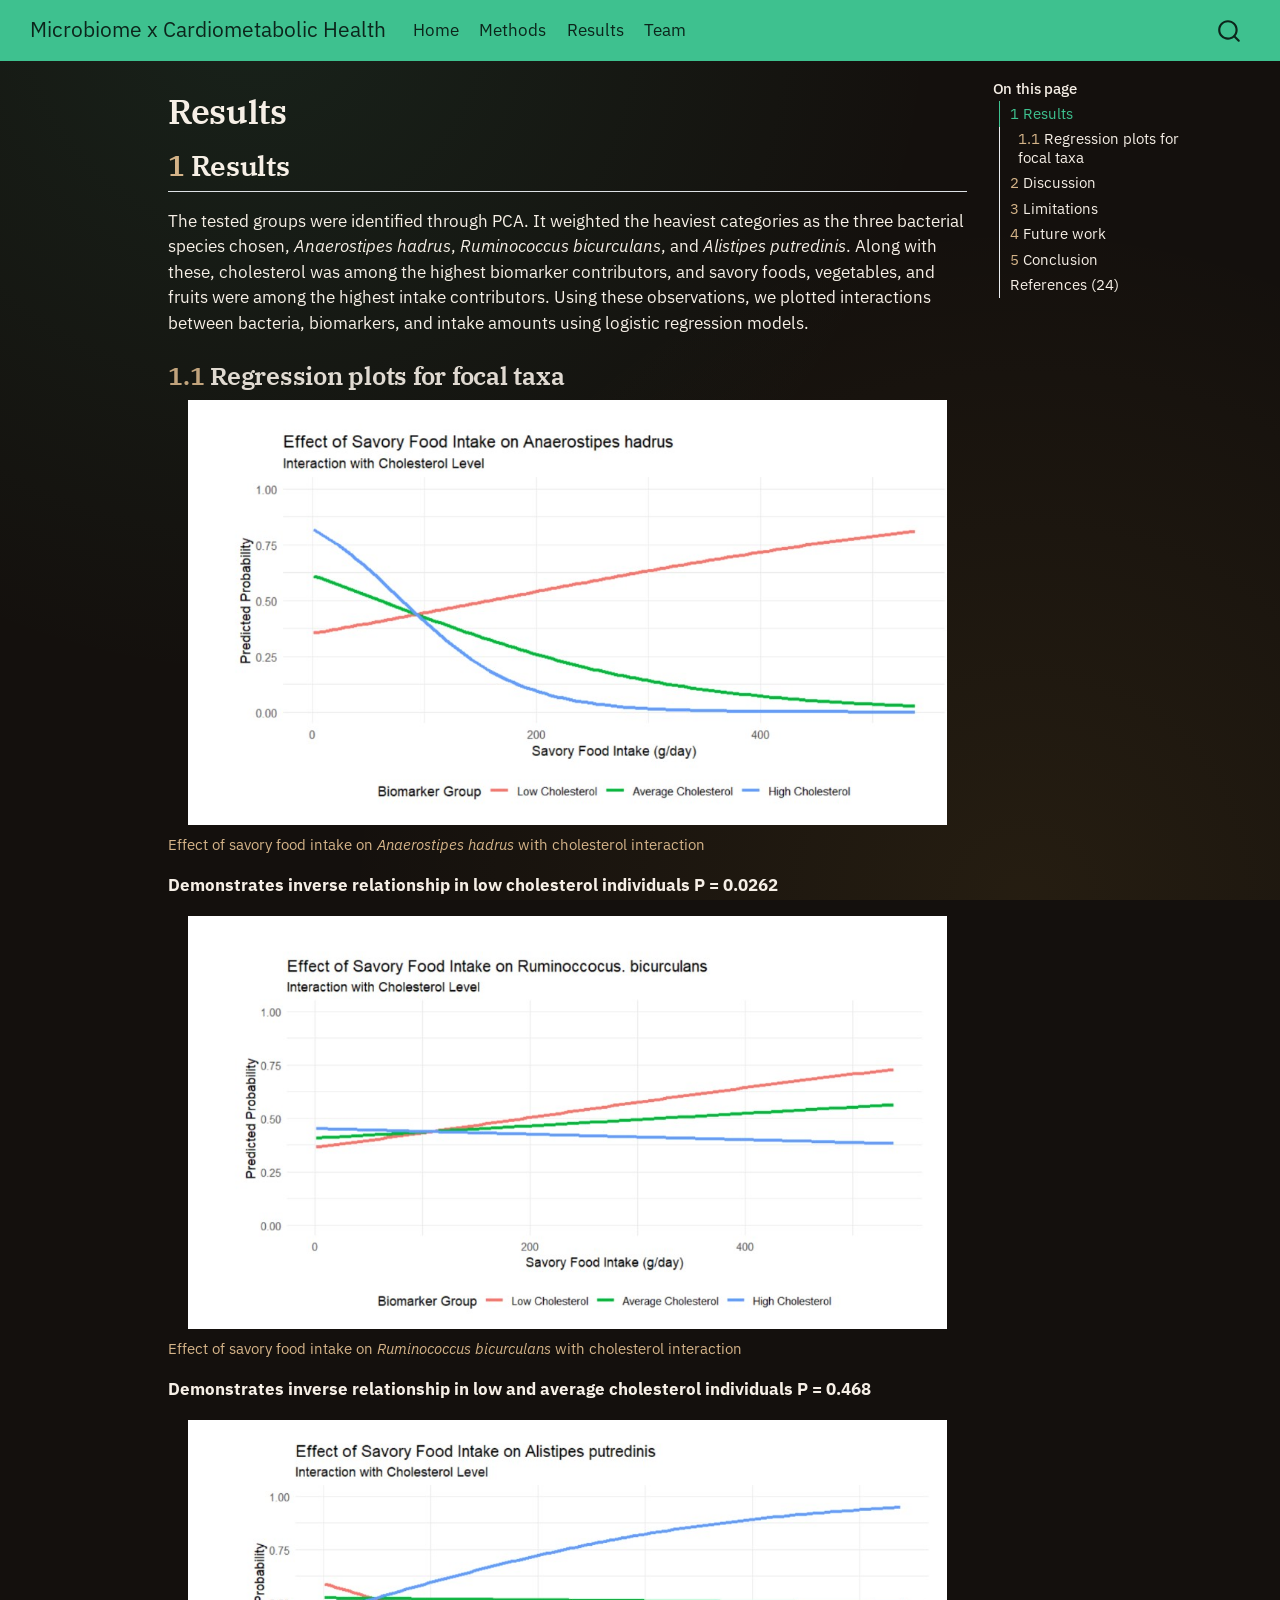
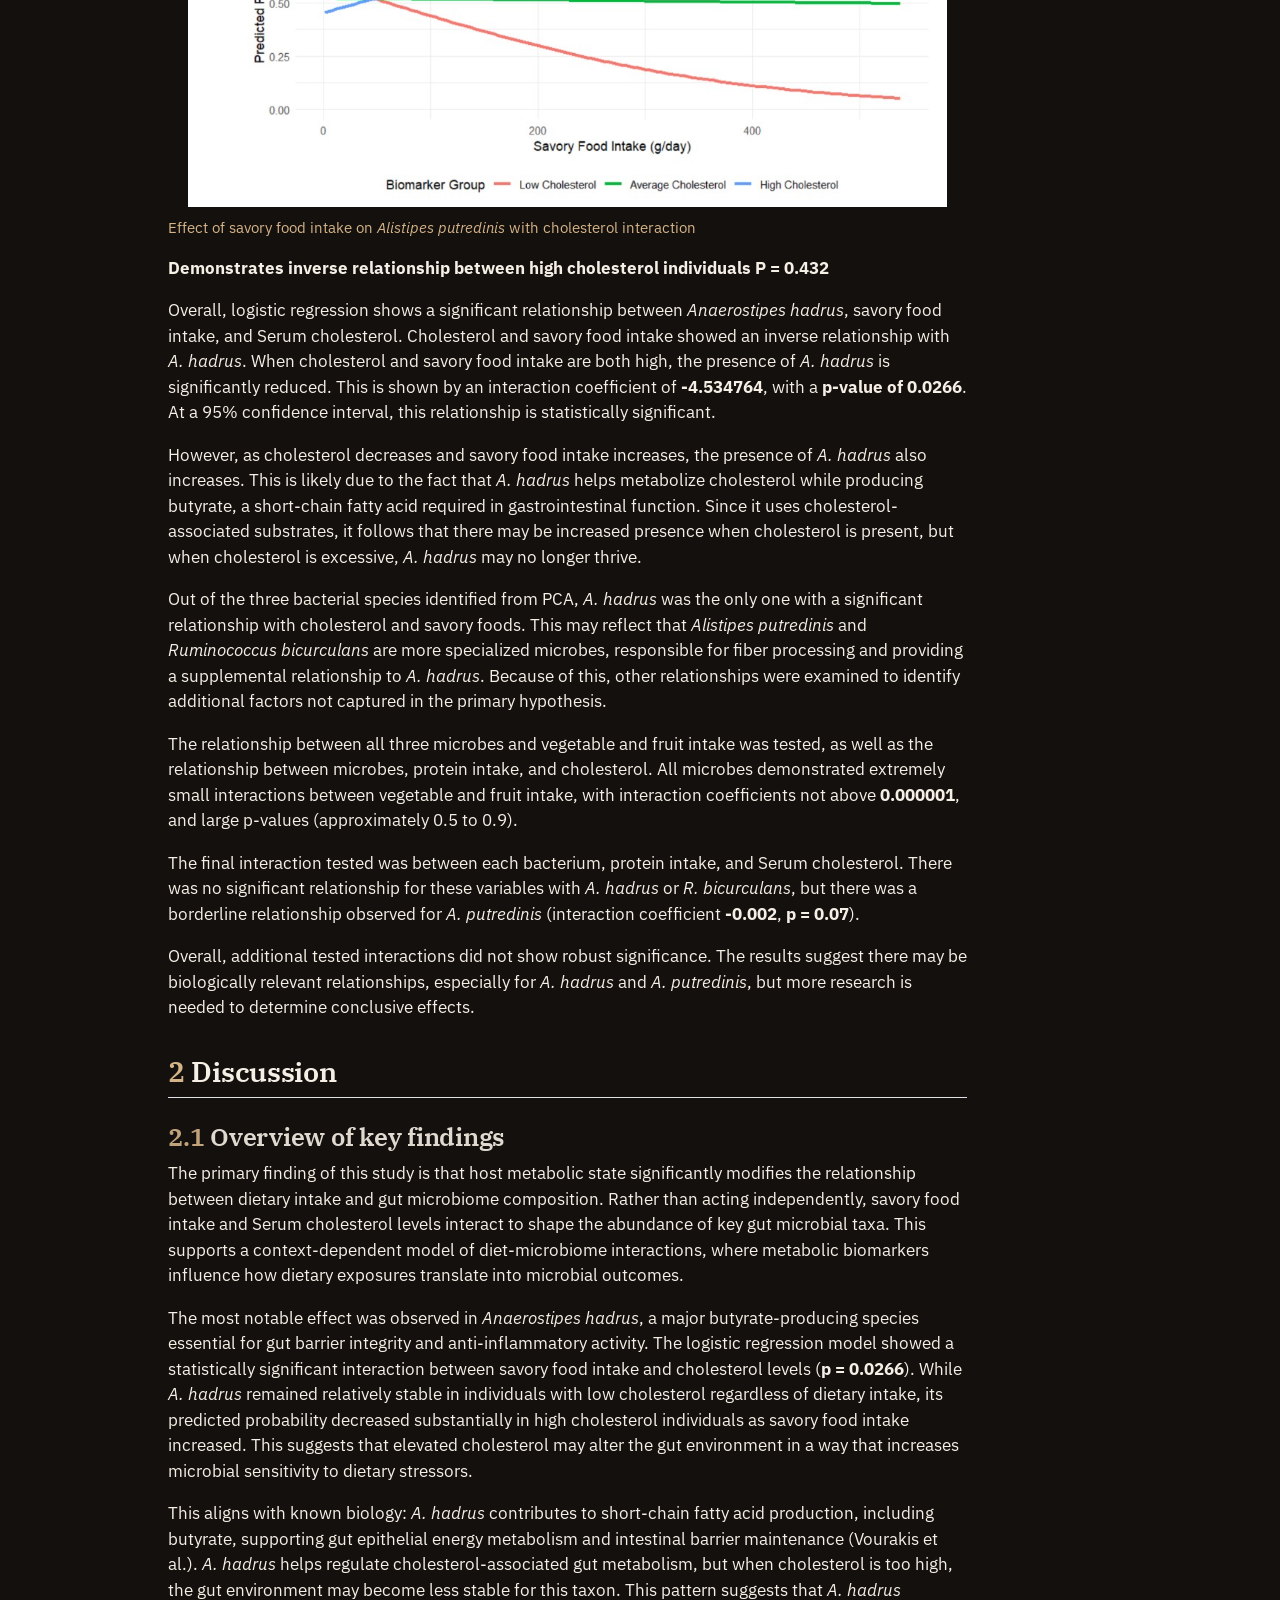
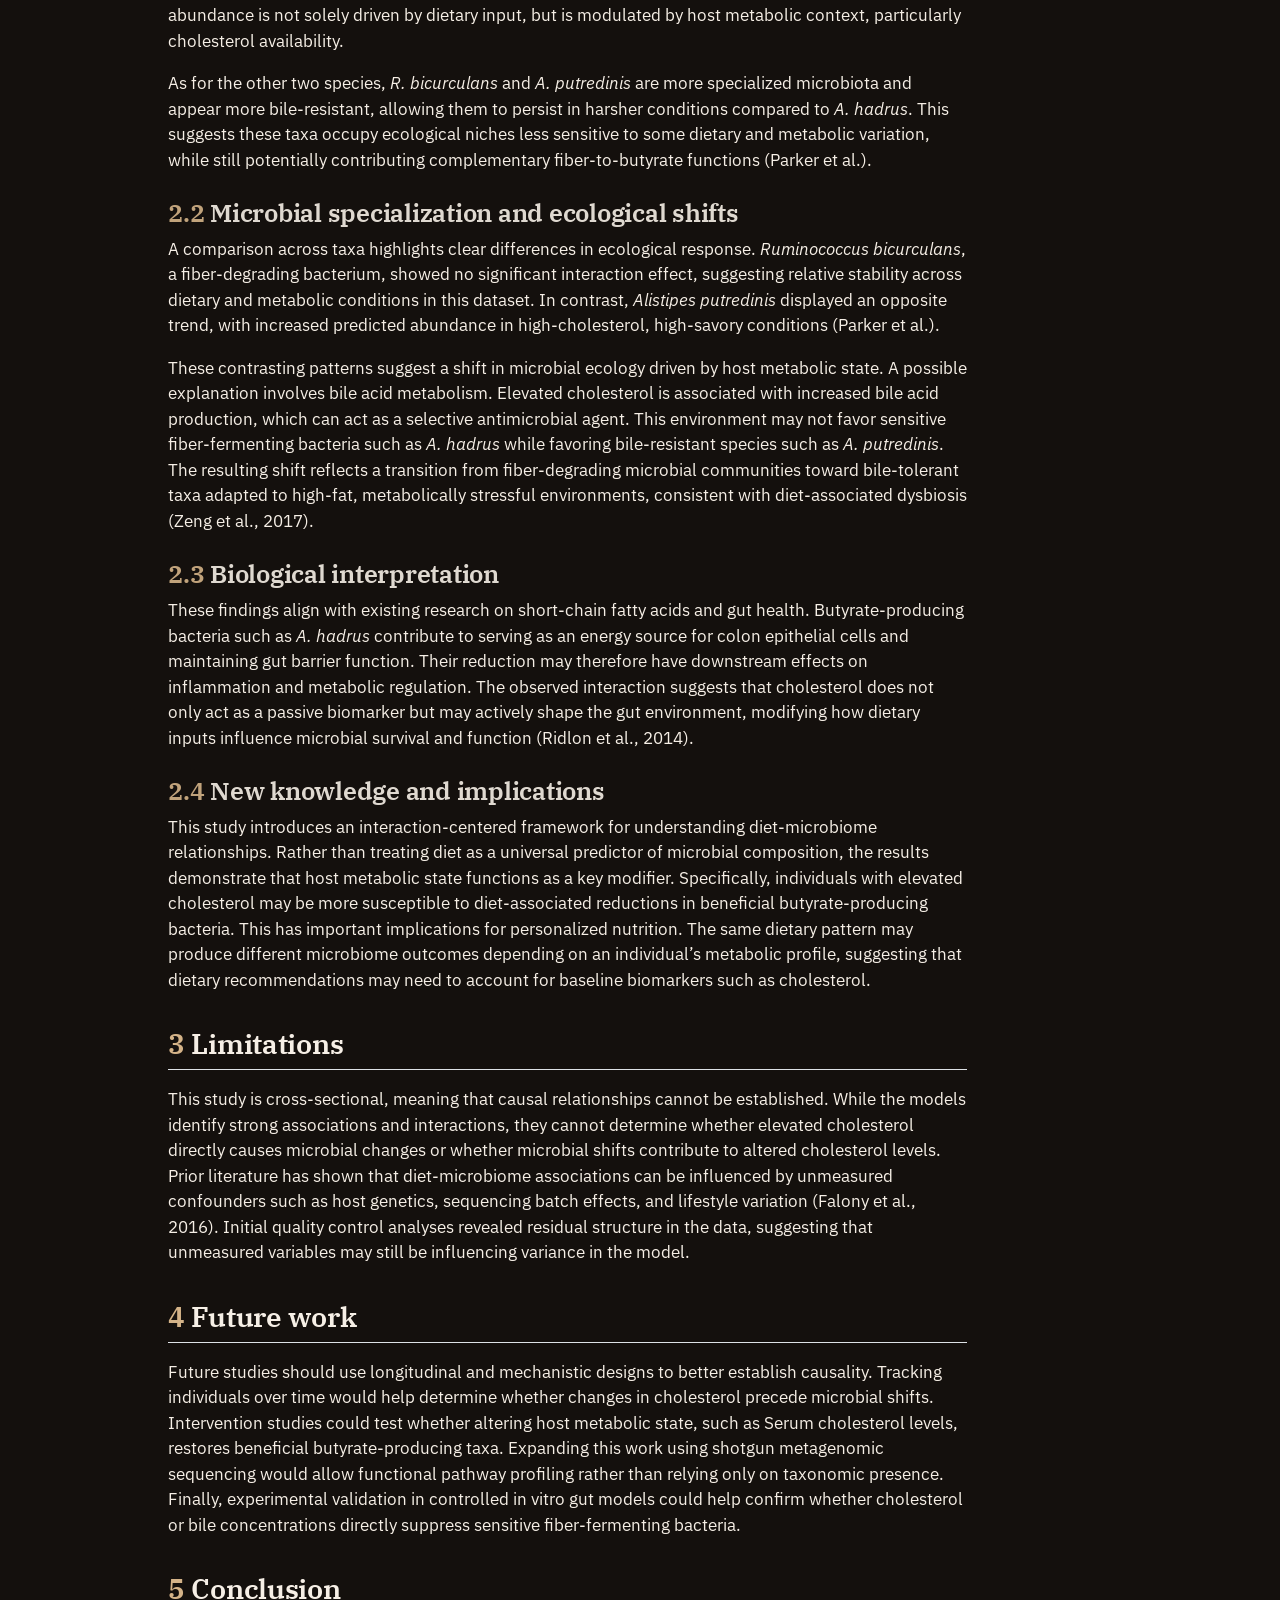
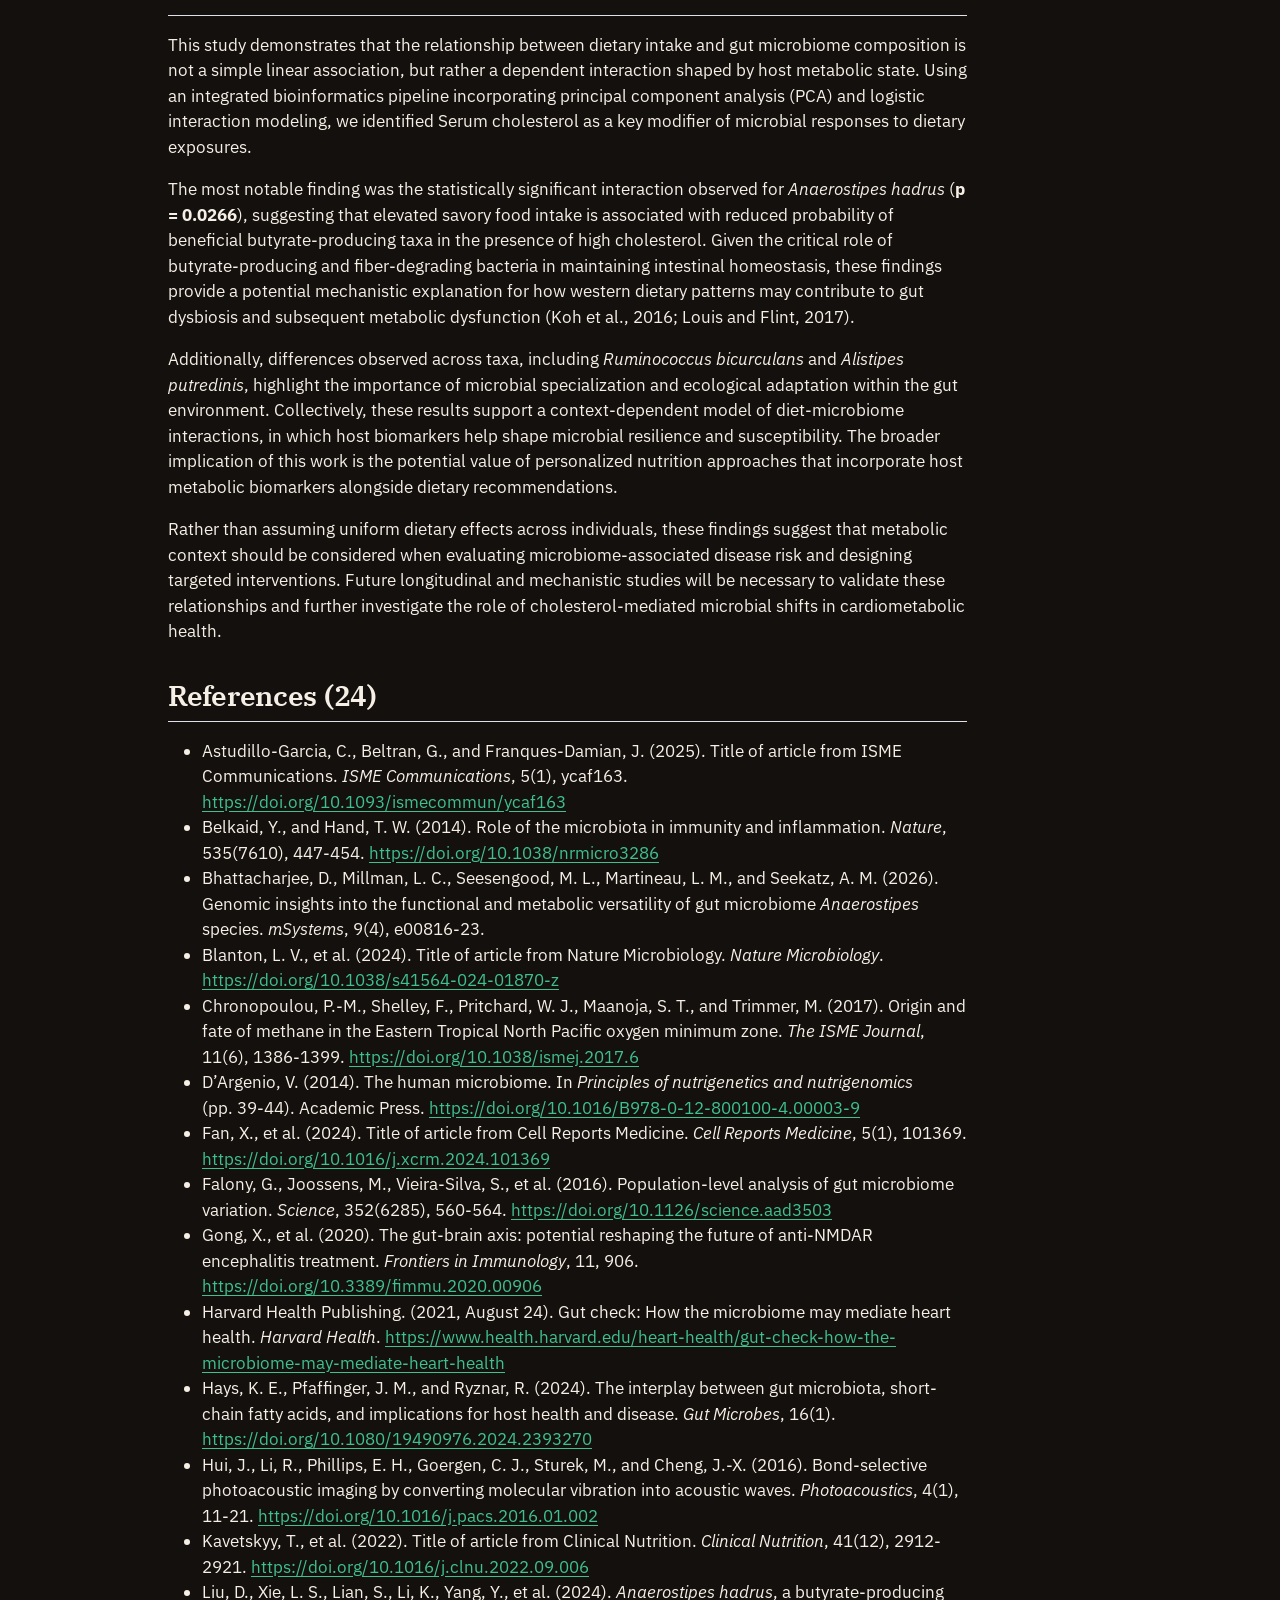
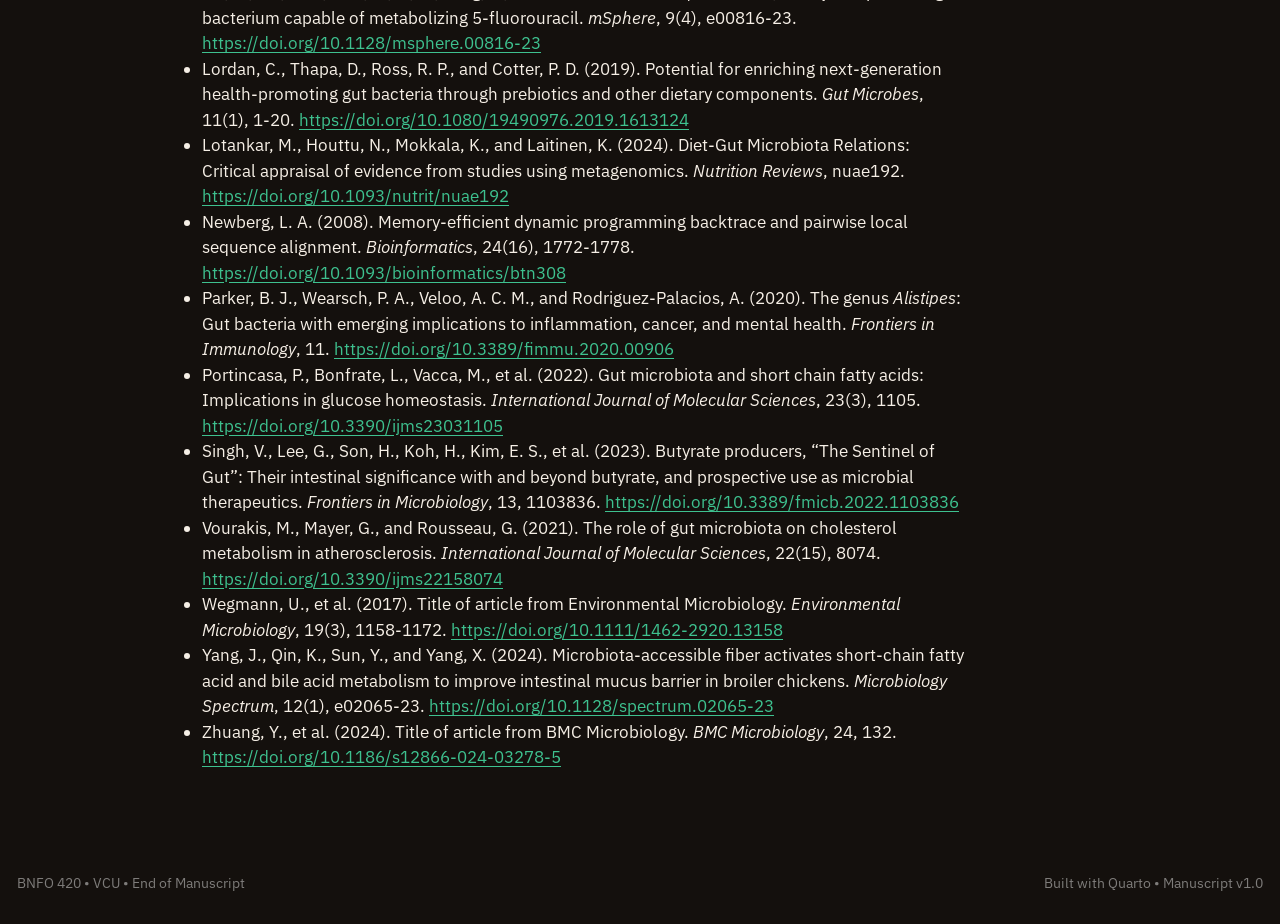
<file: docs/results.html>
<!DOCTYPE html>
<html xmlns="http://www.w3.org/1999/xhtml" lang="en" xml:lang="en"><head>

<meta charset="utf-8">
<meta name="generator" content="quarto-1.8.27">

<meta name="viewport" content="width=device-width, initial-scale=1.0, user-scalable=yes">


<title>Results – Microbiome x Cardiometabolic Health</title>
<style>
code{white-space: pre-wrap;}
span.smallcaps{font-variant: small-caps;}
div.columns{display: flex; gap: min(4vw, 1.5em);}
div.column{flex: auto; overflow-x: auto;}
div.hanging-indent{margin-left: 1.5em; text-indent: -1.5em;}
ul.task-list{list-style: none;}
ul.task-list li input[type="checkbox"] {
  width: 0.8em;
  margin: 0 0.8em 0.2em -1em; /* quarto-specific, see https://github.com/quarto-dev/quarto-cli/issues/4556 */ 
  vertical-align: middle;
}
</style>


<script src="site_libs/quarto-nav/quarto-nav.js"></script>
<script src="site_libs/quarto-nav/headroom.min.js"></script>
<script src="site_libs/clipboard/clipboard.min.js"></script>
<script src="site_libs/quarto-search/autocomplete.umd.js"></script>
<script src="site_libs/quarto-search/fuse.min.js"></script>
<script src="site_libs/quarto-search/quarto-search.js"></script>
<meta name="quarto:offset" content="./">
<script src="site_libs/quarto-html/quarto.js" type="module"></script>
<script src="site_libs/quarto-html/tabsets/tabsets.js" type="module"></script>
<script src="site_libs/quarto-html/axe/axe-check.js" type="module"></script>
<script src="site_libs/quarto-html/popper.min.js"></script>
<script src="site_libs/quarto-html/tippy.umd.min.js"></script>
<script src="site_libs/quarto-html/anchor.min.js"></script>
<link href="site_libs/quarto-html/tippy.css" rel="stylesheet">
<link href="site_libs/quarto-html/quarto-syntax-highlighting-dark-4d9afe2b8d18ee9fa5d0d57b5ed4214d.css" rel="stylesheet" id="quarto-text-highlighting-styles">
<script src="site_libs/bootstrap/bootstrap.min.js"></script>
<link href="site_libs/bootstrap/bootstrap-icons.css" rel="stylesheet">
<link href="site_libs/bootstrap/bootstrap-b96a5d8ae08c0a62e0b7f96b1ae637a7.min.css" rel="stylesheet" append-hash="true" id="quarto-bootstrap" data-mode="dark">
<script id="quarto-search-options" type="application/json">{
  "location": "navbar",
  "copy-button": false,
  "collapse-after": 3,
  "panel-placement": "end",
  "type": "overlay",
  "limit": 50,
  "keyboard-shortcut": [
    "f",
    "/",
    "s"
  ],
  "show-item-context": false,
  "language": {
    "search-no-results-text": "No results",
    "search-matching-documents-text": "matching documents",
    "search-copy-link-title": "Copy link to search",
    "search-hide-matches-text": "Hide additional matches",
    "search-more-match-text": "more match in this document",
    "search-more-matches-text": "more matches in this document",
    "search-clear-button-title": "Clear",
    "search-text-placeholder": "",
    "search-detached-cancel-button-title": "Cancel",
    "search-submit-button-title": "Submit",
    "search-label": "Search"
  }
}</script>
<style>html{ scroll-behavior: smooth; }</style>


</head>

<body class="nav-fixed quarto-light">

<div id="quarto-search-results"></div>
  <header id="quarto-header" class="headroom fixed-top">
    <nav class="navbar navbar-expand-lg " data-bs-theme="dark">
      <div class="navbar-container container-fluid">
      <div class="navbar-brand-container mx-auto">
    <a class="navbar-brand" href="./index.html">
    <span class="navbar-title">Microbiome x Cardiometabolic Health</span>
    </a>
  </div>
            <div id="quarto-search" class="" title="Search"></div>
          <button class="navbar-toggler" type="button" data-bs-toggle="collapse" data-bs-target="#navbarCollapse" aria-controls="navbarCollapse" role="menu" aria-expanded="false" aria-label="Toggle navigation" onclick="if (window.quartoToggleHeadroom) { window.quartoToggleHeadroom(); }">
  <span class="navbar-toggler-icon"></span>
</button>
          <div class="collapse navbar-collapse" id="navbarCollapse">
            <ul class="navbar-nav navbar-nav-scroll me-auto">
  <li class="nav-item">
    <a class="nav-link" href="./index.html"> 
<span class="menu-text">Home</span></a>
  </li>  
  <li class="nav-item">
    <a class="nav-link" href="./proposal.html"> 
<span class="menu-text">Methods</span></a>
  </li>  
  <li class="nav-item">
    <a class="nav-link active" href="./results.html" aria-current="page"> 
<span class="menu-text">Results</span></a>
  </li>  
  <li class="nav-item">
    <a class="nav-link" href="./team.html"> 
<span class="menu-text">Team</span></a>
  </li>  
</ul>
          </div> <!-- /navcollapse -->
            <div class="quarto-navbar-tools">
</div>
      </div> <!-- /container-fluid -->
    </nav>
</header>
<!-- content -->
<div id="quarto-content" class="quarto-container page-columns page-rows-contents page-layout-article page-navbar">
<!-- sidebar -->
<!-- margin-sidebar -->
    <div id="quarto-margin-sidebar" class="sidebar margin-sidebar">
        <nav id="TOC" role="doc-toc" class="toc-active">
    <h2 id="toc-title">On this page</h2>
   
  <ul>
  <li><a href="#results" id="toc-results" class="nav-link active" data-scroll-target="#results"><span class="header-section-number">1</span> Results</a>
  <ul class="collapse">
  <li><a href="#regression-plots-for-focal-taxa" id="toc-regression-plots-for-focal-taxa" class="nav-link" data-scroll-target="#regression-plots-for-focal-taxa"><span class="header-section-number">1.1</span> Regression plots for focal taxa</a></li>
  </ul></li>
  <li><a href="#discussion" id="toc-discussion" class="nav-link" data-scroll-target="#discussion"><span class="header-section-number">2</span> Discussion</a>
  <ul class="collapse">
  <li><a href="#overview-of-key-findings" id="toc-overview-of-key-findings" class="nav-link" data-scroll-target="#overview-of-key-findings"><span class="header-section-number">2.1</span> Overview of key findings</a></li>
  <li><a href="#microbial-specialization-and-ecological-shifts" id="toc-microbial-specialization-and-ecological-shifts" class="nav-link" data-scroll-target="#microbial-specialization-and-ecological-shifts"><span class="header-section-number">2.2</span> Microbial specialization and ecological shifts</a></li>
  <li><a href="#biological-interpretation" id="toc-biological-interpretation" class="nav-link" data-scroll-target="#biological-interpretation"><span class="header-section-number">2.3</span> Biological interpretation</a></li>
  <li><a href="#new-knowledge-and-implications" id="toc-new-knowledge-and-implications" class="nav-link" data-scroll-target="#new-knowledge-and-implications"><span class="header-section-number">2.4</span> New knowledge and implications</a></li>
  </ul></li>
  <li><a href="#limitations" id="toc-limitations" class="nav-link" data-scroll-target="#limitations"><span class="header-section-number">3</span> Limitations</a></li>
  <li><a href="#future-work" id="toc-future-work" class="nav-link" data-scroll-target="#future-work"><span class="header-section-number">4</span> Future work</a></li>
  <li><a href="#conclusion" id="toc-conclusion" class="nav-link" data-scroll-target="#conclusion"><span class="header-section-number">5</span> Conclusion</a></li>
  <li><a href="#references-24" id="toc-references-24" class="nav-link" data-scroll-target="#references-24">References (24)</a></li>
  </ul>
</nav>
    </div>
<!-- main -->
<main class="content" id="quarto-document-content">

<header id="title-block-header" class="quarto-title-block default">
<div class="quarto-title">
<h1 class="title">Results</h1>
</div>



<div class="quarto-title-meta">

    
  
    
  </div>
  


</header>


<section id="results" class="level2" data-number="1">
<h2 data-number="1" class="anchored" data-anchor-id="results"><span class="header-section-number">1</span> Results</h2>
<p>The tested groups were identified through PCA. It weighted the heaviest categories as the three bacterial species chosen, <em>Anaerostipes hadrus</em>, <em>Ruminococcus bicurculans</em>, and <em>Alistipes putredinis</em>. Along with these, cholesterol was among the highest biomarker contributors, and savory foods, vegetables, and fruits were among the highest intake contributors. Using these observations, we plotted interactions between bacteria, biomarkers, and intake amounts using logistic regression models.</p>
<section id="regression-plots-for-focal-taxa" class="level3" data-number="1.1">
<h3 data-number="1.1" class="anchored" data-anchor-id="regression-plots-for-focal-taxa"><span class="header-section-number">1.1</span> Regression plots for focal taxa</h3>
<div class="quarto-figure quarto-figure-center">
<figure class="figure">
<p><img src="./assets/regression-a-hadrus.png" class="img-fluid figure-img" style="width:95.0%"></p>
<figcaption>Effect of savory food intake on <em>Anaerostipes hadrus</em> with cholesterol interaction</figcaption>
</figure>
</div>
<p><strong>Demonstrates inverse relationship in low cholesterol individuals P = 0.0262</strong></p>
<div class="quarto-figure quarto-figure-center">
<figure class="figure">
<p><img src="./assets/regression-r-bicurculans.png" class="img-fluid figure-img" style="width:95.0%"></p>
<figcaption>Effect of savory food intake on <em>Ruminococcus bicurculans</em> with cholesterol interaction</figcaption>
</figure>
</div>
<p><strong>Demonstrates inverse relationship in low and average cholesterol individuals P = 0.468</strong></p>
<div class="quarto-figure quarto-figure-center">
<figure class="figure">
<p><img src="./assets/regression-a-putredinis.png" class="img-fluid figure-img" style="width:95.0%"></p>
<figcaption>Effect of savory food intake on <em>Alistipes putredinis</em> with cholesterol interaction</figcaption>
</figure>
</div>
<p><strong>Demonstrates inverse relationship between high cholesterol individuals P = 0.432</strong></p>
<p>Overall, logistic regression shows a significant relationship between <em>Anaerostipes hadrus</em>, savory food intake, and Serum cholesterol. Cholesterol and savory food intake showed an inverse relationship with <em>A. hadrus</em>. When cholesterol and savory food intake are both high, the presence of <em>A. hadrus</em> is significantly reduced. This is shown by an interaction coefficient of <strong>-4.534764</strong>, with a <strong>p-value of 0.0266</strong>. At a 95% confidence interval, this relationship is statistically significant.</p>
<p>However, as cholesterol decreases and savory food intake increases, the presence of <em>A. hadrus</em> also increases. This is likely due to the fact that <em>A. hadrus</em> helps metabolize cholesterol while producing butyrate, a short-chain fatty acid required in gastrointestinal function. Since it uses cholesterol-associated substrates, it follows that there may be increased presence when cholesterol is present, but when cholesterol is excessive, <em>A. hadrus</em> may no longer thrive.</p>
<p>Out of the three bacterial species identified from PCA, <em>A. hadrus</em> was the only one with a significant relationship with cholesterol and savory foods. This may reflect that <em>Alistipes putredinis</em> and <em>Ruminococcus bicurculans</em> are more specialized microbes, responsible for fiber processing and providing a supplemental relationship to <em>A. hadrus</em>. Because of this, other relationships were examined to identify additional factors not captured in the primary hypothesis.</p>
<p>The relationship between all three microbes and vegetable and fruit intake was tested, as well as the relationship between microbes, protein intake, and cholesterol. All microbes demonstrated extremely small interactions between vegetable and fruit intake, with interaction coefficients not above <strong>0.000001</strong>, and large p-values (approximately 0.5 to 0.9).</p>
<p>The final interaction tested was between each bacterium, protein intake, and Serum cholesterol. There was no significant relationship for these variables with <em>A. hadrus</em> or <em>R. bicurculans</em>, but there was a borderline relationship observed for <em>A. putredinis</em> (interaction coefficient <strong>-0.002</strong>, <strong>p = 0.07</strong>).</p>
<p>Overall, additional tested interactions did not show robust significance. The results suggest there may be biologically relevant relationships, especially for <em>A. hadrus</em> and <em>A. putredinis</em>, but more research is needed to determine conclusive effects.</p>
</section>
</section>
<section id="discussion" class="level2" data-number="2">
<h2 data-number="2" class="anchored" data-anchor-id="discussion"><span class="header-section-number">2</span> Discussion</h2>
<section id="overview-of-key-findings" class="level3" data-number="2.1">
<h3 data-number="2.1" class="anchored" data-anchor-id="overview-of-key-findings"><span class="header-section-number">2.1</span> Overview of key findings</h3>
<p>The primary finding of this study is that host metabolic state significantly modifies the relationship between dietary intake and gut microbiome composition. Rather than acting independently, savory food intake and Serum cholesterol levels interact to shape the abundance of key gut microbial taxa. This supports a context-dependent model of diet-microbiome interactions, where metabolic biomarkers influence how dietary exposures translate into microbial outcomes.</p>
<p>The most notable effect was observed in <em>Anaerostipes hadrus</em>, a major butyrate-producing species essential for gut barrier integrity and anti-inflammatory activity. The logistic regression model showed a statistically significant interaction between savory food intake and cholesterol levels (<strong>p = 0.0266</strong>). While <em>A. hadrus</em> remained relatively stable in individuals with low cholesterol regardless of dietary intake, its predicted probability decreased substantially in high cholesterol individuals as savory food intake increased. This suggests that elevated cholesterol may alter the gut environment in a way that increases microbial sensitivity to dietary stressors.</p>
<p>This aligns with known biology: <em>A. hadrus</em> contributes to short-chain fatty acid production, including butyrate, supporting gut epithelial energy metabolism and intestinal barrier maintenance (Vourakis et al.). <em>A. hadrus</em> helps regulate cholesterol-associated gut metabolism, but when cholesterol is too high, the gut environment may become less stable for this taxon. This pattern suggests that <em>A. hadrus</em> abundance is not solely driven by dietary input, but is modulated by host metabolic context, particularly cholesterol availability.</p>
<p>As for the other two species, <em>R. bicurculans</em> and <em>A. putredinis</em> are more specialized microbiota and appear more bile-resistant, allowing them to persist in harsher conditions compared to <em>A. hadrus</em>. This suggests these taxa occupy ecological niches less sensitive to some dietary and metabolic variation, while still potentially contributing complementary fiber-to-butyrate functions (Parker et al.).</p>
</section>
<section id="microbial-specialization-and-ecological-shifts" class="level3" data-number="2.2">
<h3 data-number="2.2" class="anchored" data-anchor-id="microbial-specialization-and-ecological-shifts"><span class="header-section-number">2.2</span> Microbial specialization and ecological shifts</h3>
<p>A comparison across taxa highlights clear differences in ecological response. <em>Ruminococcus bicurculans</em>, a fiber-degrading bacterium, showed no significant interaction effect, suggesting relative stability across dietary and metabolic conditions in this dataset. In contrast, <em>Alistipes putredinis</em> displayed an opposite trend, with increased predicted abundance in high-cholesterol, high-savory conditions (Parker et al.).</p>
<p>These contrasting patterns suggest a shift in microbial ecology driven by host metabolic state. A possible explanation involves bile acid metabolism. Elevated cholesterol is associated with increased bile acid production, which can act as a selective antimicrobial agent. This environment may not favor sensitive fiber-fermenting bacteria such as <em>A. hadrus</em> while favoring bile-resistant species such as <em>A. putredinis</em>. The resulting shift reflects a transition from fiber-degrading microbial communities toward bile-tolerant taxa adapted to high-fat, metabolically stressful environments, consistent with diet-associated dysbiosis (Zeng et al., 2017).</p>
</section>
<section id="biological-interpretation" class="level3" data-number="2.3">
<h3 data-number="2.3" class="anchored" data-anchor-id="biological-interpretation"><span class="header-section-number">2.3</span> Biological interpretation</h3>
<p>These findings align with existing research on short-chain fatty acids and gut health. Butyrate-producing bacteria such as <em>A. hadrus</em> contribute to serving as an energy source for colon epithelial cells and maintaining gut barrier function. Their reduction may therefore have downstream effects on inflammation and metabolic regulation. The observed interaction suggests that cholesterol does not only act as a passive biomarker but may actively shape the gut environment, modifying how dietary inputs influence microbial survival and function (Ridlon et al., 2014).</p>
</section>
<section id="new-knowledge-and-implications" class="level3" data-number="2.4">
<h3 data-number="2.4" class="anchored" data-anchor-id="new-knowledge-and-implications"><span class="header-section-number">2.4</span> New knowledge and implications</h3>
<p>This study introduces an interaction-centered framework for understanding diet-microbiome relationships. Rather than treating diet as a universal predictor of microbial composition, the results demonstrate that host metabolic state functions as a key modifier. Specifically, individuals with elevated cholesterol may be more susceptible to diet-associated reductions in beneficial butyrate-producing bacteria. This has important implications for personalized nutrition. The same dietary pattern may produce different microbiome outcomes depending on an individual’s metabolic profile, suggesting that dietary recommendations may need to account for baseline biomarkers such as cholesterol.</p>
</section>
</section>
<section id="limitations" class="level2" data-number="3">
<h2 data-number="3" class="anchored" data-anchor-id="limitations"><span class="header-section-number">3</span> Limitations</h2>
<p>This study is cross-sectional, meaning that causal relationships cannot be established. While the models identify strong associations and interactions, they cannot determine whether elevated cholesterol directly causes microbial changes or whether microbial shifts contribute to altered cholesterol levels. Prior literature has shown that diet-microbiome associations can be influenced by unmeasured confounders such as host genetics, sequencing batch effects, and lifestyle variation (Falony et al., 2016). Initial quality control analyses revealed residual structure in the data, suggesting that unmeasured variables may still be influencing variance in the model.</p>
</section>
<section id="future-work" class="level2" data-number="4">
<h2 data-number="4" class="anchored" data-anchor-id="future-work"><span class="header-section-number">4</span> Future work</h2>
<p>Future studies should use longitudinal and mechanistic designs to better establish causality. Tracking individuals over time would help determine whether changes in cholesterol precede microbial shifts. Intervention studies could test whether altering host metabolic state, such as Serum cholesterol levels, restores beneficial butyrate-producing taxa. Expanding this work using shotgun metagenomic sequencing would allow functional pathway profiling rather than relying only on taxonomic presence. Finally, experimental validation in controlled in vitro gut models could help confirm whether cholesterol or bile concentrations directly suppress sensitive fiber-fermenting bacteria.</p>
</section>
<section id="conclusion" class="level2" data-number="5">
<h2 data-number="5" class="anchored" data-anchor-id="conclusion"><span class="header-section-number">5</span> Conclusion</h2>
<p>This study demonstrates that the relationship between dietary intake and gut microbiome composition is not a simple linear association, but rather a dependent interaction shaped by host metabolic state. Using an integrated bioinformatics pipeline incorporating principal component analysis (PCA) and logistic interaction modeling, we identified Serum cholesterol as a key modifier of microbial responses to dietary exposures.</p>
<p>The most notable finding was the statistically significant interaction observed for <em>Anaerostipes hadrus</em> (<strong>p = 0.0266</strong>), suggesting that elevated savory food intake is associated with reduced probability of beneficial butyrate-producing taxa in the presence of high cholesterol. Given the critical role of butyrate-producing and fiber-degrading bacteria in maintaining intestinal homeostasis, these findings provide a potential mechanistic explanation for how western dietary patterns may contribute to gut dysbiosis and subsequent metabolic dysfunction (Koh et al., 2016; Louis and Flint, 2017).</p>
<p>Additionally, differences observed across taxa, including <em>Ruminococcus bicurculans</em> and <em>Alistipes putredinis</em>, highlight the importance of microbial specialization and ecological adaptation within the gut environment. Collectively, these results support a context-dependent model of diet-microbiome interactions, in which host biomarkers help shape microbial resilience and susceptibility. The broader implication of this work is the potential value of personalized nutrition approaches that incorporate host metabolic biomarkers alongside dietary recommendations.</p>
<p>Rather than assuming uniform dietary effects across individuals, these findings suggest that metabolic context should be considered when evaluating microbiome-associated disease risk and designing targeted interventions. Future longitudinal and mechanistic studies will be necessary to validate these relationships and further investigate the role of cholesterol-mediated microbial shifts in cardiometabolic health.</p>
</section>
<section id="references-24" class="level2 unnumbered">
<h2 class="unnumbered anchored" data-anchor-id="references-24">References (24)</h2>
<ul>
<li>Astudillo-Garcia, C., Beltran, G., and Franques-Damian, J. (2025). Title of article from ISME Communications. <em>ISME Communications</em>, 5(1), ycaf163. <a href="https://doi.org/10.1093/ismecommun/ycaf163">https://doi.org/10.1093/ismecommun/ycaf163</a></li>
<li>Belkaid, Y., and Hand, T. W. (2014). Role of the microbiota in immunity and inflammation. <em>Nature</em>, 535(7610), 447-454. <a href="https://doi.org/10.1038/nrmicro3286">https://doi.org/10.1038/nrmicro3286</a></li>
<li>Bhattacharjee, D., Millman, L. C., Seesengood, M. L., Martineau, L. M., and Seekatz, A. M. (2026). Genomic insights into the functional and metabolic versatility of gut microbiome <em>Anaerostipes</em> species. <em>mSystems</em>, 9(4), e00816-23.</li>
<li>Blanton, L. V., et al.&nbsp;(2024). Title of article from Nature Microbiology. <em>Nature Microbiology</em>. <a href="https://doi.org/10.1038/s41564-024-01870-z">https://doi.org/10.1038/s41564-024-01870-z</a></li>
<li>Chronopoulou, P.-M., Shelley, F., Pritchard, W. J., Maanoja, S. T., and Trimmer, M. (2017). Origin and fate of methane in the Eastern Tropical North Pacific oxygen minimum zone. <em>The ISME Journal</em>, 11(6), 1386-1399. <a href="https://doi.org/10.1038/ismej.2017.6">https://doi.org/10.1038/ismej.2017.6</a></li>
<li>D’Argenio, V. (2014). The human microbiome. In <em>Principles of nutrigenetics and nutrigenomics</em> (pp.&nbsp;39-44). Academic Press. <a href="https://doi.org/10.1016/B978-0-12-800100-4.00003-9">https://doi.org/10.1016/B978-0-12-800100-4.00003-9</a></li>
<li>Fan, X., et al.&nbsp;(2024). Title of article from Cell Reports Medicine. <em>Cell Reports Medicine</em>, 5(1), 101369. <a href="https://doi.org/10.1016/j.xcrm.2024.101369">https://doi.org/10.1016/j.xcrm.2024.101369</a></li>
<li>Falony, G., Joossens, M., Vieira-Silva, S., et al.&nbsp;(2016). Population-level analysis of gut microbiome variation. <em>Science</em>, 352(6285), 560-564. <a href="https://doi.org/10.1126/science.aad3503">https://doi.org/10.1126/science.aad3503</a></li>
<li>Gong, X., et al.&nbsp;(2020). The gut-brain axis: potential reshaping the future of anti-NMDAR encephalitis treatment. <em>Frontiers in Immunology</em>, 11, 906. <a href="https://doi.org/10.3389/fimmu.2020.00906">https://doi.org/10.3389/fimmu.2020.00906</a></li>
<li>Harvard Health Publishing. (2021, August 24). Gut check: How the microbiome may mediate heart health. <em>Harvard Health</em>. <a href="https://www.health.harvard.edu/heart-health/gut-check-how-the-microbiome-may-mediate-heart-health">https://www.health.harvard.edu/heart-health/gut-check-how-the-microbiome-may-mediate-heart-health</a></li>
<li>Hays, K. E., Pfaffinger, J. M., and Ryznar, R. (2024). The interplay between gut microbiota, short-chain fatty acids, and implications for host health and disease. <em>Gut Microbes</em>, 16(1). <a href="https://doi.org/10.1080/19490976.2024.2393270">https://doi.org/10.1080/19490976.2024.2393270</a></li>
<li>Hui, J., Li, R., Phillips, E. H., Goergen, C. J., Sturek, M., and Cheng, J.-X. (2016). Bond-selective photoacoustic imaging by converting molecular vibration into acoustic waves. <em>Photoacoustics</em>, 4(1), 11-21. <a href="https://doi.org/10.1016/j.pacs.2016.01.002">https://doi.org/10.1016/j.pacs.2016.01.002</a></li>
<li>Kavetskyy, T., et al.&nbsp;(2022). Title of article from Clinical Nutrition. <em>Clinical Nutrition</em>, 41(12), 2912-2921. <a href="https://doi.org/10.1016/j.clnu.2022.09.006">https://doi.org/10.1016/j.clnu.2022.09.006</a></li>
<li>Liu, D., Xie, L. S., Lian, S., Li, K., Yang, Y., et al.&nbsp;(2024). <em>Anaerostipes hadrus</em>, a butyrate-producing bacterium capable of metabolizing 5-fluorouracil. <em>mSphere</em>, 9(4), e00816-23. <a href="https://doi.org/10.1128/msphere.00816-23">https://doi.org/10.1128/msphere.00816-23</a></li>
<li>Lordan, C., Thapa, D., Ross, R. P., and Cotter, P. D. (2019). Potential for enriching next-generation health-promoting gut bacteria through prebiotics and other dietary components. <em>Gut Microbes</em>, 11(1), 1-20. <a href="https://doi.org/10.1080/19490976.2019.1613124">https://doi.org/10.1080/19490976.2019.1613124</a></li>
<li>Lotankar, M., Houttu, N., Mokkala, K., and Laitinen, K. (2024). Diet-Gut Microbiota Relations: Critical appraisal of evidence from studies using metagenomics. <em>Nutrition Reviews</em>, nuae192. <a href="https://doi.org/10.1093/nutrit/nuae192">https://doi.org/10.1093/nutrit/nuae192</a></li>
<li>Newberg, L. A. (2008). Memory-efficient dynamic programming backtrace and pairwise local sequence alignment. <em>Bioinformatics</em>, 24(16), 1772-1778. <a href="https://doi.org/10.1093/bioinformatics/btn308">https://doi.org/10.1093/bioinformatics/btn308</a></li>
<li>Parker, B. J., Wearsch, P. A., Veloo, A. C. M., and Rodriguez-Palacios, A. (2020). The genus <em>Alistipes</em>: Gut bacteria with emerging implications to inflammation, cancer, and mental health. <em>Frontiers in Immunology</em>, 11. <a href="https://doi.org/10.3389/fimmu.2020.00906">https://doi.org/10.3389/fimmu.2020.00906</a></li>
<li>Portincasa, P., Bonfrate, L., Vacca, M., et al.&nbsp;(2022). Gut microbiota and short chain fatty acids: Implications in glucose homeostasis. <em>International Journal of Molecular Sciences</em>, 23(3), 1105. <a href="https://doi.org/10.3390/ijms23031105">https://doi.org/10.3390/ijms23031105</a></li>
<li>Singh, V., Lee, G., Son, H., Koh, H., Kim, E. S., et al.&nbsp;(2023). Butyrate producers, “The Sentinel of Gut”: Their intestinal significance with and beyond butyrate, and prospective use as microbial therapeutics. <em>Frontiers in Microbiology</em>, 13, 1103836. <a href="https://doi.org/10.3389/fmicb.2022.1103836">https://doi.org/10.3389/fmicb.2022.1103836</a></li>
<li>Vourakis, M., Mayer, G., and Rousseau, G. (2021). The role of gut microbiota on cholesterol metabolism in atherosclerosis. <em>International Journal of Molecular Sciences</em>, 22(15), 8074. <a href="https://doi.org/10.3390/ijms22158074">https://doi.org/10.3390/ijms22158074</a></li>
<li>Wegmann, U., et al.&nbsp;(2017). Title of article from Environmental Microbiology. <em>Environmental Microbiology</em>, 19(3), 1158-1172. <a href="https://doi.org/10.1111/1462-2920.13158">https://doi.org/10.1111/1462-2920.13158</a></li>
<li>Yang, J., Qin, K., Sun, Y., and Yang, X. (2024). Microbiota-accessible fiber activates short-chain fatty acid and bile acid metabolism to improve intestinal mucus barrier in broiler chickens. <em>Microbiology Spectrum</em>, 12(1), e02065-23. <a href="https://doi.org/10.1128/spectrum.02065-23">https://doi.org/10.1128/spectrum.02065-23</a></li>
<li>Zhuang, Y., et al.&nbsp;(2024). Title of article from BMC Microbiology. <em>BMC Microbiology</em>, 24, 132. <a href="https://doi.org/10.1186/s12866-024-03278-5">https://doi.org/10.1186/s12866-024-03278-5</a></li>
</ul>


</section>

</main> <!-- /main -->
<script id="quarto-html-after-body" type="application/javascript">
  window.document.addEventListener("DOMContentLoaded", function (event) {
    const icon = "";
    const anchorJS = new window.AnchorJS();
    anchorJS.options = {
      placement: 'right',
      icon: icon
    };
    anchorJS.add('.anchored');
    const isCodeAnnotation = (el) => {
      for (const clz of el.classList) {
        if (clz.startsWith('code-annotation-')) {                     
          return true;
        }
      }
      return false;
    }
    const onCopySuccess = function(e) {
      // button target
      const button = e.trigger;
      // don't keep focus
      button.blur();
      // flash "checked"
      button.classList.add('code-copy-button-checked');
      var currentTitle = button.getAttribute("title");
      button.setAttribute("title", "Copied!");
      let tooltip;
      if (window.bootstrap) {
        button.setAttribute("data-bs-toggle", "tooltip");
        button.setAttribute("data-bs-placement", "left");
        button.setAttribute("data-bs-title", "Copied!");
        tooltip = new bootstrap.Tooltip(button, 
          { trigger: "manual", 
            customClass: "code-copy-button-tooltip",
            offset: [0, -8]});
        tooltip.show();    
      }
      setTimeout(function() {
        if (tooltip) {
          tooltip.hide();
          button.removeAttribute("data-bs-title");
          button.removeAttribute("data-bs-toggle");
          button.removeAttribute("data-bs-placement");
        }
        button.setAttribute("title", currentTitle);
        button.classList.remove('code-copy-button-checked');
      }, 1000);
      // clear code selection
      e.clearSelection();
    }
    const getTextToCopy = function(trigger) {
      const outerScaffold = trigger.parentElement.cloneNode(true);
      const codeEl = outerScaffold.querySelector('code');
      for (const childEl of codeEl.children) {
        if (isCodeAnnotation(childEl)) {
          childEl.remove();
        }
      }
      return codeEl.innerText;
    }
    const clipboard = new window.ClipboardJS('.code-copy-button:not([data-in-quarto-modal])', {
      text: getTextToCopy
    });
    clipboard.on('success', onCopySuccess);
    if (window.document.getElementById('quarto-embedded-source-code-modal')) {
      const clipboardModal = new window.ClipboardJS('.code-copy-button[data-in-quarto-modal]', {
        text: getTextToCopy,
        container: window.document.getElementById('quarto-embedded-source-code-modal')
      });
      clipboardModal.on('success', onCopySuccess);
    }
      var localhostRegex = new RegExp(/^(?:http|https):\/\/localhost\:?[0-9]*\//);
      var mailtoRegex = new RegExp(/^mailto:/);
        var filterRegex = new RegExp('/' + window.location.host + '/');
      var isInternal = (href) => {
          return filterRegex.test(href) || localhostRegex.test(href) || mailtoRegex.test(href);
      }
      // Inspect non-navigation links and adorn them if external
     var links = window.document.querySelectorAll('a[href]:not(.nav-link):not(.navbar-brand):not(.toc-action):not(.sidebar-link):not(.sidebar-item-toggle):not(.pagination-link):not(.no-external):not([aria-hidden]):not(.dropdown-item):not(.quarto-navigation-tool):not(.about-link)');
      for (var i=0; i<links.length; i++) {
        const link = links[i];
        if (!isInternal(link.href)) {
          // undo the damage that might have been done by quarto-nav.js in the case of
          // links that we want to consider external
          if (link.dataset.originalHref !== undefined) {
            link.href = link.dataset.originalHref;
          }
        }
      }
    function tippyHover(el, contentFn, onTriggerFn, onUntriggerFn) {
      const config = {
        allowHTML: true,
        maxWidth: 500,
        delay: 100,
        arrow: false,
        appendTo: function(el) {
            return el.parentElement;
        },
        interactive: true,
        interactiveBorder: 10,
        theme: 'quarto',
        placement: 'bottom-start',
      };
      if (contentFn) {
        config.content = contentFn;
      }
      if (onTriggerFn) {
        config.onTrigger = onTriggerFn;
      }
      if (onUntriggerFn) {
        config.onUntrigger = onUntriggerFn;
      }
      window.tippy(el, config); 
    }
    const noterefs = window.document.querySelectorAll('a[role="doc-noteref"]');
    for (var i=0; i<noterefs.length; i++) {
      const ref = noterefs[i];
      tippyHover(ref, function() {
        // use id or data attribute instead here
        let href = ref.getAttribute('data-footnote-href') || ref.getAttribute('href');
        try { href = new URL(href).hash; } catch {}
        const id = href.replace(/^#\/?/, "");
        const note = window.document.getElementById(id);
        if (note) {
          return note.innerHTML;
        } else {
          return "";
        }
      });
    }
    const xrefs = window.document.querySelectorAll('a.quarto-xref');
    const processXRef = (id, note) => {
      // Strip column container classes
      const stripColumnClz = (el) => {
        el.classList.remove("page-full", "page-columns");
        if (el.children) {
          for (const child of el.children) {
            stripColumnClz(child);
          }
        }
      }
      stripColumnClz(note)
      if (id === null || id.startsWith('sec-')) {
        // Special case sections, only their first couple elements
        const container = document.createElement("div");
        if (note.children && note.children.length > 2) {
          container.appendChild(note.children[0].cloneNode(true));
          for (let i = 1; i < note.children.length; i++) {
            const child = note.children[i];
            if (child.tagName === "P" && child.innerText === "") {
              continue;
            } else {
              container.appendChild(child.cloneNode(true));
              break;
            }
          }
          if (window.Quarto?.typesetMath) {
            window.Quarto.typesetMath(container);
          }
          return container.innerHTML
        } else {
          if (window.Quarto?.typesetMath) {
            window.Quarto.typesetMath(note);
          }
          return note.innerHTML;
        }
      } else {
        // Remove any anchor links if they are present
        const anchorLink = note.querySelector('a.anchorjs-link');
        if (anchorLink) {
          anchorLink.remove();
        }
        if (window.Quarto?.typesetMath) {
          window.Quarto.typesetMath(note);
        }
        if (note.classList.contains("callout")) {
          return note.outerHTML;
        } else {
          return note.innerHTML;
        }
      }
    }
    for (var i=0; i<xrefs.length; i++) {
      const xref = xrefs[i];
      tippyHover(xref, undefined, function(instance) {
        instance.disable();
        let url = xref.getAttribute('href');
        let hash = undefined; 
        if (url.startsWith('#')) {
          hash = url;
        } else {
          try { hash = new URL(url).hash; } catch {}
        }
        if (hash) {
          const id = hash.replace(/^#\/?/, "");
          const note = window.document.getElementById(id);
          if (note !== null) {
            try {
              const html = processXRef(id, note.cloneNode(true));
              instance.setContent(html);
            } finally {
              instance.enable();
              instance.show();
            }
          } else {
            // See if we can fetch this
            fetch(url.split('#')[0])
            .then(res => res.text())
            .then(html => {
              const parser = new DOMParser();
              const htmlDoc = parser.parseFromString(html, "text/html");
              const note = htmlDoc.getElementById(id);
              if (note !== null) {
                const html = processXRef(id, note);
                instance.setContent(html);
              } 
            }).finally(() => {
              instance.enable();
              instance.show();
            });
          }
        } else {
          // See if we can fetch a full url (with no hash to target)
          // This is a special case and we should probably do some content thinning / targeting
          fetch(url)
          .then(res => res.text())
          .then(html => {
            const parser = new DOMParser();
            const htmlDoc = parser.parseFromString(html, "text/html");
            const note = htmlDoc.querySelector('main.content');
            if (note !== null) {
              // This should only happen for chapter cross references
              // (since there is no id in the URL)
              // remove the first header
              if (note.children.length > 0 && note.children[0].tagName === "HEADER") {
                note.children[0].remove();
              }
              const html = processXRef(null, note);
              instance.setContent(html);
            } 
          }).finally(() => {
            instance.enable();
            instance.show();
          });
        }
      }, function(instance) {
      });
    }
        let selectedAnnoteEl;
        const selectorForAnnotation = ( cell, annotation) => {
          let cellAttr = 'data-code-cell="' + cell + '"';
          let lineAttr = 'data-code-annotation="' +  annotation + '"';
          const selector = 'span[' + cellAttr + '][' + lineAttr + ']';
          return selector;
        }
        const selectCodeLines = (annoteEl) => {
          const doc = window.document;
          const targetCell = annoteEl.getAttribute("data-target-cell");
          const targetAnnotation = annoteEl.getAttribute("data-target-annotation");
          const annoteSpan = window.document.querySelector(selectorForAnnotation(targetCell, targetAnnotation));
          const lines = annoteSpan.getAttribute("data-code-lines").split(",");
          const lineIds = lines.map((line) => {
            return targetCell + "-" + line;
          })
          let top = null;
          let height = null;
          let parent = null;
          if (lineIds.length > 0) {
              //compute the position of the single el (top and bottom and make a div)
              const el = window.document.getElementById(lineIds[0]);
              top = el.offsetTop;
              height = el.offsetHeight;
              parent = el.parentElement.parentElement;
            if (lineIds.length > 1) {
              const lastEl = window.document.getElementById(lineIds[lineIds.length - 1]);
              const bottom = lastEl.offsetTop + lastEl.offsetHeight;
              height = bottom - top;
            }
            if (top !== null && height !== null && parent !== null) {
              // cook up a div (if necessary) and position it 
              let div = window.document.getElementById("code-annotation-line-highlight");
              if (div === null) {
                div = window.document.createElement("div");
                div.setAttribute("id", "code-annotation-line-highlight");
                div.style.position = 'absolute';
                parent.appendChild(div);
              }
              div.style.top = top - 2 + "px";
              div.style.height = height + 4 + "px";
              div.style.left = 0;
              let gutterDiv = window.document.getElementById("code-annotation-line-highlight-gutter");
              if (gutterDiv === null) {
                gutterDiv = window.document.createElement("div");
                gutterDiv.setAttribute("id", "code-annotation-line-highlight-gutter");
                gutterDiv.style.position = 'absolute';
                const codeCell = window.document.getElementById(targetCell);
                const gutter = codeCell.querySelector('.code-annotation-gutter');
                gutter.appendChild(gutterDiv);
              }
              gutterDiv.style.top = top - 2 + "px";
              gutterDiv.style.height = height + 4 + "px";
            }
            selectedAnnoteEl = annoteEl;
          }
        };
        const unselectCodeLines = () => {
          const elementsIds = ["code-annotation-line-highlight", "code-annotation-line-highlight-gutter"];
          elementsIds.forEach((elId) => {
            const div = window.document.getElementById(elId);
            if (div) {
              div.remove();
            }
          });
          selectedAnnoteEl = undefined;
        };
          // Handle positioning of the toggle
      window.addEventListener(
        "resize",
        throttle(() => {
          elRect = undefined;
          if (selectedAnnoteEl) {
            selectCodeLines(selectedAnnoteEl);
          }
        }, 10)
      );
      function throttle(fn, ms) {
      let throttle = false;
      let timer;
        return (...args) => {
          if(!throttle) { // first call gets through
              fn.apply(this, args);
              throttle = true;
          } else { // all the others get throttled
              if(timer) clearTimeout(timer); // cancel #2
              timer = setTimeout(() => {
                fn.apply(this, args);
                timer = throttle = false;
              }, ms);
          }
        };
      }
        // Attach click handler to the DT
        const annoteDls = window.document.querySelectorAll('dt[data-target-cell]');
        for (const annoteDlNode of annoteDls) {
          annoteDlNode.addEventListener('click', (event) => {
            const clickedEl = event.target;
            if (clickedEl !== selectedAnnoteEl) {
              unselectCodeLines();
              const activeEl = window.document.querySelector('dt[data-target-cell].code-annotation-active');
              if (activeEl) {
                activeEl.classList.remove('code-annotation-active');
              }
              selectCodeLines(clickedEl);
              clickedEl.classList.add('code-annotation-active');
            } else {
              // Unselect the line
              unselectCodeLines();
              clickedEl.classList.remove('code-annotation-active');
            }
          });
        }
    const findCites = (el) => {
      const parentEl = el.parentElement;
      if (parentEl) {
        const cites = parentEl.dataset.cites;
        if (cites) {
          return {
            el,
            cites: cites.split(' ')
          };
        } else {
          return findCites(el.parentElement)
        }
      } else {
        return undefined;
      }
    };
    var bibliorefs = window.document.querySelectorAll('a[role="doc-biblioref"]');
    for (var i=0; i<bibliorefs.length; i++) {
      const ref = bibliorefs[i];
      const citeInfo = findCites(ref);
      if (citeInfo) {
        tippyHover(citeInfo.el, function() {
          var popup = window.document.createElement('div');
          citeInfo.cites.forEach(function(cite) {
            var citeDiv = window.document.createElement('div');
            citeDiv.classList.add('hanging-indent');
            citeDiv.classList.add('csl-entry');
            var biblioDiv = window.document.getElementById('ref-' + cite);
            if (biblioDiv) {
              citeDiv.innerHTML = biblioDiv.innerHTML;
            }
            popup.appendChild(citeDiv);
          });
          return popup.innerHTML;
        });
      }
    }
  });
  </script>
</div> <!-- /content -->
<footer class="footer">
  <div class="nav-footer">
    <div class="nav-footer-left">
<p>BNFO 420 • VCU • End of Manuscript</p>
</div>   
    <div class="nav-footer-center">
      &nbsp;
    </div>
    <div class="nav-footer-right">
<p>Built with Quarto • Manuscript v1.0</p>
</div>
  </div>
</footer>




<script src="site_libs/quarto-html/zenscroll-min.js"></script>
</body></html>
</file>
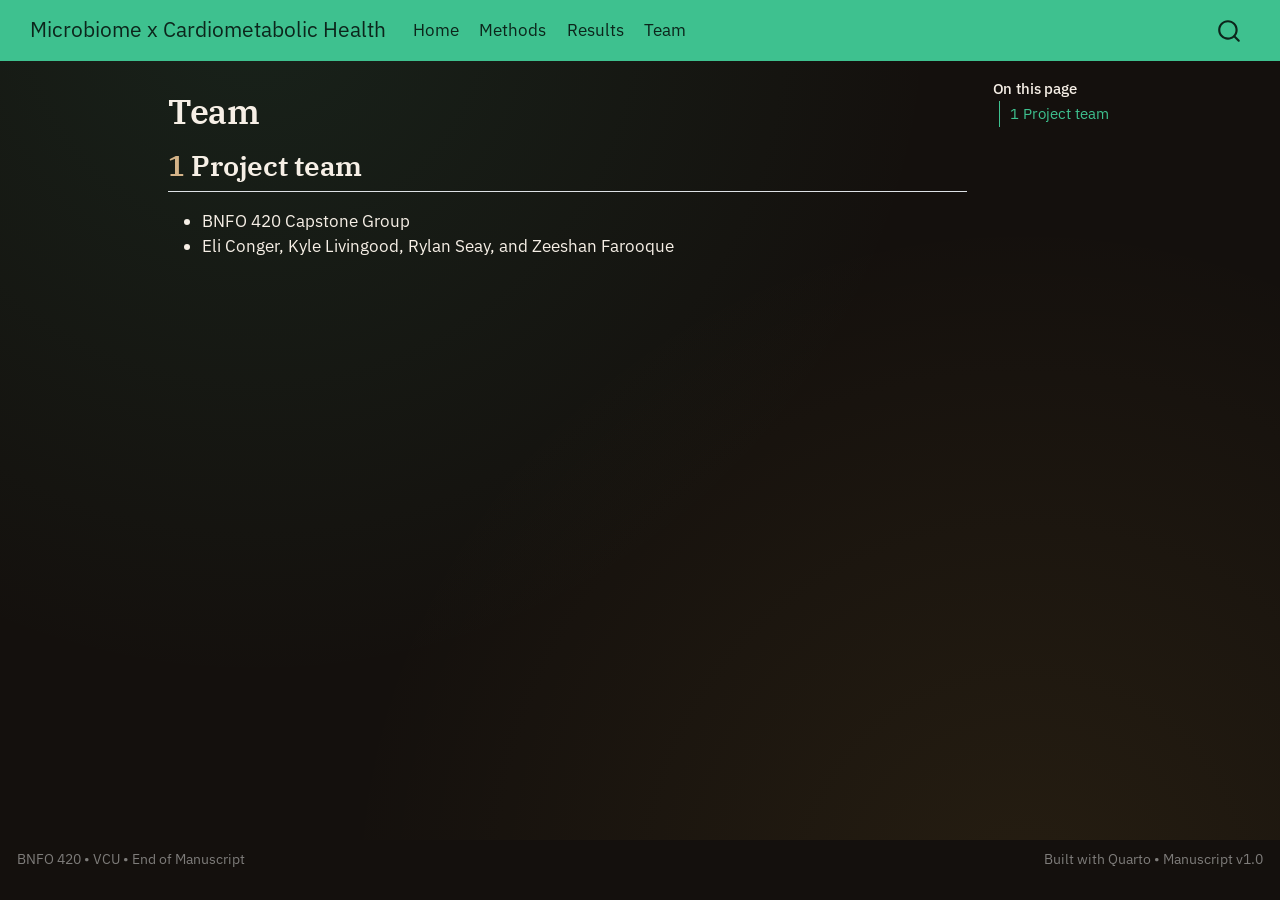
<file: docs/team.html>
<!DOCTYPE html>
<html xmlns="http://www.w3.org/1999/xhtml" lang="en" xml:lang="en"><head>

<meta charset="utf-8">
<meta name="generator" content="quarto-1.8.27">

<meta name="viewport" content="width=device-width, initial-scale=1.0, user-scalable=yes">


<title>Team – Microbiome x Cardiometabolic Health</title>
<style>
code{white-space: pre-wrap;}
span.smallcaps{font-variant: small-caps;}
div.columns{display: flex; gap: min(4vw, 1.5em);}
div.column{flex: auto; overflow-x: auto;}
div.hanging-indent{margin-left: 1.5em; text-indent: -1.5em;}
ul.task-list{list-style: none;}
ul.task-list li input[type="checkbox"] {
  width: 0.8em;
  margin: 0 0.8em 0.2em -1em; /* quarto-specific, see https://github.com/quarto-dev/quarto-cli/issues/4556 */ 
  vertical-align: middle;
}
</style>


<script src="site_libs/quarto-nav/quarto-nav.js"></script>
<script src="site_libs/quarto-nav/headroom.min.js"></script>
<script src="site_libs/clipboard/clipboard.min.js"></script>
<script src="site_libs/quarto-search/autocomplete.umd.js"></script>
<script src="site_libs/quarto-search/fuse.min.js"></script>
<script src="site_libs/quarto-search/quarto-search.js"></script>
<meta name="quarto:offset" content="./">
<script src="site_libs/quarto-html/quarto.js" type="module"></script>
<script src="site_libs/quarto-html/tabsets/tabsets.js" type="module"></script>
<script src="site_libs/quarto-html/axe/axe-check.js" type="module"></script>
<script src="site_libs/quarto-html/popper.min.js"></script>
<script src="site_libs/quarto-html/tippy.umd.min.js"></script>
<script src="site_libs/quarto-html/anchor.min.js"></script>
<link href="site_libs/quarto-html/tippy.css" rel="stylesheet">
<link href="site_libs/quarto-html/quarto-syntax-highlighting-dark-4d9afe2b8d18ee9fa5d0d57b5ed4214d.css" rel="stylesheet" id="quarto-text-highlighting-styles">
<script src="site_libs/bootstrap/bootstrap.min.js"></script>
<link href="site_libs/bootstrap/bootstrap-icons.css" rel="stylesheet">
<link href="site_libs/bootstrap/bootstrap-b96a5d8ae08c0a62e0b7f96b1ae637a7.min.css" rel="stylesheet" append-hash="true" id="quarto-bootstrap" data-mode="dark">
<script id="quarto-search-options" type="application/json">{
  "location": "navbar",
  "copy-button": false,
  "collapse-after": 3,
  "panel-placement": "end",
  "type": "overlay",
  "limit": 50,
  "keyboard-shortcut": [
    "f",
    "/",
    "s"
  ],
  "show-item-context": false,
  "language": {
    "search-no-results-text": "No results",
    "search-matching-documents-text": "matching documents",
    "search-copy-link-title": "Copy link to search",
    "search-hide-matches-text": "Hide additional matches",
    "search-more-match-text": "more match in this document",
    "search-more-matches-text": "more matches in this document",
    "search-clear-button-title": "Clear",
    "search-text-placeholder": "",
    "search-detached-cancel-button-title": "Cancel",
    "search-submit-button-title": "Submit",
    "search-label": "Search"
  }
}</script>
<style>html{ scroll-behavior: smooth; }</style>


</head>

<body class="nav-fixed quarto-light">

<div id="quarto-search-results"></div>
  <header id="quarto-header" class="headroom fixed-top">
    <nav class="navbar navbar-expand-lg " data-bs-theme="dark">
      <div class="navbar-container container-fluid">
      <div class="navbar-brand-container mx-auto">
    <a class="navbar-brand" href="./index.html">
    <span class="navbar-title">Microbiome x Cardiometabolic Health</span>
    </a>
  </div>
            <div id="quarto-search" class="" title="Search"></div>
          <button class="navbar-toggler" type="button" data-bs-toggle="collapse" data-bs-target="#navbarCollapse" aria-controls="navbarCollapse" role="menu" aria-expanded="false" aria-label="Toggle navigation" onclick="if (window.quartoToggleHeadroom) { window.quartoToggleHeadroom(); }">
  <span class="navbar-toggler-icon"></span>
</button>
          <div class="collapse navbar-collapse" id="navbarCollapse">
            <ul class="navbar-nav navbar-nav-scroll me-auto">
  <li class="nav-item">
    <a class="nav-link" href="./index.html"> 
<span class="menu-text">Home</span></a>
  </li>  
  <li class="nav-item">
    <a class="nav-link" href="./proposal.html"> 
<span class="menu-text">Methods</span></a>
  </li>  
  <li class="nav-item">
    <a class="nav-link" href="./results.html"> 
<span class="menu-text">Results</span></a>
  </li>  
  <li class="nav-item">
    <a class="nav-link active" href="./team.html" aria-current="page"> 
<span class="menu-text">Team</span></a>
  </li>  
</ul>
          </div> <!-- /navcollapse -->
            <div class="quarto-navbar-tools">
</div>
      </div> <!-- /container-fluid -->
    </nav>
</header>
<!-- content -->
<div id="quarto-content" class="quarto-container page-columns page-rows-contents page-layout-article page-navbar">
<!-- sidebar -->
<!-- margin-sidebar -->
    <div id="quarto-margin-sidebar" class="sidebar margin-sidebar">
        <nav id="TOC" role="doc-toc" class="toc-active">
    <h2 id="toc-title">On this page</h2>
   
  <ul>
  <li><a href="#project-team" id="toc-project-team" class="nav-link active" data-scroll-target="#project-team"><span class="header-section-number">1</span> Project team</a></li>
  </ul>
</nav>
    </div>
<!-- main -->
<main class="content" id="quarto-document-content">

<header id="title-block-header" class="quarto-title-block default">
<div class="quarto-title">
<h1 class="title">Team</h1>
</div>



<div class="quarto-title-meta">

    
  
    
  </div>
  


</header>


<section id="project-team" class="level2" data-number="1">
<h2 data-number="1" class="anchored" data-anchor-id="project-team"><span class="header-section-number">1</span> Project team</h2>
<ul>
<li>BNFO 420 Capstone Group</li>
<li>Eli Conger, Kyle Livingood, Rylan Seay, and Zeeshan Farooque</li>
</ul>


</section>

</main> <!-- /main -->
<script id="quarto-html-after-body" type="application/javascript">
  window.document.addEventListener("DOMContentLoaded", function (event) {
    const icon = "";
    const anchorJS = new window.AnchorJS();
    anchorJS.options = {
      placement: 'right',
      icon: icon
    };
    anchorJS.add('.anchored');
    const isCodeAnnotation = (el) => {
      for (const clz of el.classList) {
        if (clz.startsWith('code-annotation-')) {                     
          return true;
        }
      }
      return false;
    }
    const onCopySuccess = function(e) {
      // button target
      const button = e.trigger;
      // don't keep focus
      button.blur();
      // flash "checked"
      button.classList.add('code-copy-button-checked');
      var currentTitle = button.getAttribute("title");
      button.setAttribute("title", "Copied!");
      let tooltip;
      if (window.bootstrap) {
        button.setAttribute("data-bs-toggle", "tooltip");
        button.setAttribute("data-bs-placement", "left");
        button.setAttribute("data-bs-title", "Copied!");
        tooltip = new bootstrap.Tooltip(button, 
          { trigger: "manual", 
            customClass: "code-copy-button-tooltip",
            offset: [0, -8]});
        tooltip.show();    
      }
      setTimeout(function() {
        if (tooltip) {
          tooltip.hide();
          button.removeAttribute("data-bs-title");
          button.removeAttribute("data-bs-toggle");
          button.removeAttribute("data-bs-placement");
        }
        button.setAttribute("title", currentTitle);
        button.classList.remove('code-copy-button-checked');
      }, 1000);
      // clear code selection
      e.clearSelection();
    }
    const getTextToCopy = function(trigger) {
      const outerScaffold = trigger.parentElement.cloneNode(true);
      const codeEl = outerScaffold.querySelector('code');
      for (const childEl of codeEl.children) {
        if (isCodeAnnotation(childEl)) {
          childEl.remove();
        }
      }
      return codeEl.innerText;
    }
    const clipboard = new window.ClipboardJS('.code-copy-button:not([data-in-quarto-modal])', {
      text: getTextToCopy
    });
    clipboard.on('success', onCopySuccess);
    if (window.document.getElementById('quarto-embedded-source-code-modal')) {
      const clipboardModal = new window.ClipboardJS('.code-copy-button[data-in-quarto-modal]', {
        text: getTextToCopy,
        container: window.document.getElementById('quarto-embedded-source-code-modal')
      });
      clipboardModal.on('success', onCopySuccess);
    }
      var localhostRegex = new RegExp(/^(?:http|https):\/\/localhost\:?[0-9]*\//);
      var mailtoRegex = new RegExp(/^mailto:/);
        var filterRegex = new RegExp('/' + window.location.host + '/');
      var isInternal = (href) => {
          return filterRegex.test(href) || localhostRegex.test(href) || mailtoRegex.test(href);
      }
      // Inspect non-navigation links and adorn them if external
     var links = window.document.querySelectorAll('a[href]:not(.nav-link):not(.navbar-brand):not(.toc-action):not(.sidebar-link):not(.sidebar-item-toggle):not(.pagination-link):not(.no-external):not([aria-hidden]):not(.dropdown-item):not(.quarto-navigation-tool):not(.about-link)');
      for (var i=0; i<links.length; i++) {
        const link = links[i];
        if (!isInternal(link.href)) {
          // undo the damage that might have been done by quarto-nav.js in the case of
          // links that we want to consider external
          if (link.dataset.originalHref !== undefined) {
            link.href = link.dataset.originalHref;
          }
        }
      }
    function tippyHover(el, contentFn, onTriggerFn, onUntriggerFn) {
      const config = {
        allowHTML: true,
        maxWidth: 500,
        delay: 100,
        arrow: false,
        appendTo: function(el) {
            return el.parentElement;
        },
        interactive: true,
        interactiveBorder: 10,
        theme: 'quarto',
        placement: 'bottom-start',
      };
      if (contentFn) {
        config.content = contentFn;
      }
      if (onTriggerFn) {
        config.onTrigger = onTriggerFn;
      }
      if (onUntriggerFn) {
        config.onUntrigger = onUntriggerFn;
      }
      window.tippy(el, config); 
    }
    const noterefs = window.document.querySelectorAll('a[role="doc-noteref"]');
    for (var i=0; i<noterefs.length; i++) {
      const ref = noterefs[i];
      tippyHover(ref, function() {
        // use id or data attribute instead here
        let href = ref.getAttribute('data-footnote-href') || ref.getAttribute('href');
        try { href = new URL(href).hash; } catch {}
        const id = href.replace(/^#\/?/, "");
        const note = window.document.getElementById(id);
        if (note) {
          return note.innerHTML;
        } else {
          return "";
        }
      });
    }
    const xrefs = window.document.querySelectorAll('a.quarto-xref');
    const processXRef = (id, note) => {
      // Strip column container classes
      const stripColumnClz = (el) => {
        el.classList.remove("page-full", "page-columns");
        if (el.children) {
          for (const child of el.children) {
            stripColumnClz(child);
          }
        }
      }
      stripColumnClz(note)
      if (id === null || id.startsWith('sec-')) {
        // Special case sections, only their first couple elements
        const container = document.createElement("div");
        if (note.children && note.children.length > 2) {
          container.appendChild(note.children[0].cloneNode(true));
          for (let i = 1; i < note.children.length; i++) {
            const child = note.children[i];
            if (child.tagName === "P" && child.innerText === "") {
              continue;
            } else {
              container.appendChild(child.cloneNode(true));
              break;
            }
          }
          if (window.Quarto?.typesetMath) {
            window.Quarto.typesetMath(container);
          }
          return container.innerHTML
        } else {
          if (window.Quarto?.typesetMath) {
            window.Quarto.typesetMath(note);
          }
          return note.innerHTML;
        }
      } else {
        // Remove any anchor links if they are present
        const anchorLink = note.querySelector('a.anchorjs-link');
        if (anchorLink) {
          anchorLink.remove();
        }
        if (window.Quarto?.typesetMath) {
          window.Quarto.typesetMath(note);
        }
        if (note.classList.contains("callout")) {
          return note.outerHTML;
        } else {
          return note.innerHTML;
        }
      }
    }
    for (var i=0; i<xrefs.length; i++) {
      const xref = xrefs[i];
      tippyHover(xref, undefined, function(instance) {
        instance.disable();
        let url = xref.getAttribute('href');
        let hash = undefined; 
        if (url.startsWith('#')) {
          hash = url;
        } else {
          try { hash = new URL(url).hash; } catch {}
        }
        if (hash) {
          const id = hash.replace(/^#\/?/, "");
          const note = window.document.getElementById(id);
          if (note !== null) {
            try {
              const html = processXRef(id, note.cloneNode(true));
              instance.setContent(html);
            } finally {
              instance.enable();
              instance.show();
            }
          } else {
            // See if we can fetch this
            fetch(url.split('#')[0])
            .then(res => res.text())
            .then(html => {
              const parser = new DOMParser();
              const htmlDoc = parser.parseFromString(html, "text/html");
              const note = htmlDoc.getElementById(id);
              if (note !== null) {
                const html = processXRef(id, note);
                instance.setContent(html);
              } 
            }).finally(() => {
              instance.enable();
              instance.show();
            });
          }
        } else {
          // See if we can fetch a full url (with no hash to target)
          // This is a special case and we should probably do some content thinning / targeting
          fetch(url)
          .then(res => res.text())
          .then(html => {
            const parser = new DOMParser();
            const htmlDoc = parser.parseFromString(html, "text/html");
            const note = htmlDoc.querySelector('main.content');
            if (note !== null) {
              // This should only happen for chapter cross references
              // (since there is no id in the URL)
              // remove the first header
              if (note.children.length > 0 && note.children[0].tagName === "HEADER") {
                note.children[0].remove();
              }
              const html = processXRef(null, note);
              instance.setContent(html);
            } 
          }).finally(() => {
            instance.enable();
            instance.show();
          });
        }
      }, function(instance) {
      });
    }
        let selectedAnnoteEl;
        const selectorForAnnotation = ( cell, annotation) => {
          let cellAttr = 'data-code-cell="' + cell + '"';
          let lineAttr = 'data-code-annotation="' +  annotation + '"';
          const selector = 'span[' + cellAttr + '][' + lineAttr + ']';
          return selector;
        }
        const selectCodeLines = (annoteEl) => {
          const doc = window.document;
          const targetCell = annoteEl.getAttribute("data-target-cell");
          const targetAnnotation = annoteEl.getAttribute("data-target-annotation");
          const annoteSpan = window.document.querySelector(selectorForAnnotation(targetCell, targetAnnotation));
          const lines = annoteSpan.getAttribute("data-code-lines").split(",");
          const lineIds = lines.map((line) => {
            return targetCell + "-" + line;
          })
          let top = null;
          let height = null;
          let parent = null;
          if (lineIds.length > 0) {
              //compute the position of the single el (top and bottom and make a div)
              const el = window.document.getElementById(lineIds[0]);
              top = el.offsetTop;
              height = el.offsetHeight;
              parent = el.parentElement.parentElement;
            if (lineIds.length > 1) {
              const lastEl = window.document.getElementById(lineIds[lineIds.length - 1]);
              const bottom = lastEl.offsetTop + lastEl.offsetHeight;
              height = bottom - top;
            }
            if (top !== null && height !== null && parent !== null) {
              // cook up a div (if necessary) and position it 
              let div = window.document.getElementById("code-annotation-line-highlight");
              if (div === null) {
                div = window.document.createElement("div");
                div.setAttribute("id", "code-annotation-line-highlight");
                div.style.position = 'absolute';
                parent.appendChild(div);
              }
              div.style.top = top - 2 + "px";
              div.style.height = height + 4 + "px";
              div.style.left = 0;
              let gutterDiv = window.document.getElementById("code-annotation-line-highlight-gutter");
              if (gutterDiv === null) {
                gutterDiv = window.document.createElement("div");
                gutterDiv.setAttribute("id", "code-annotation-line-highlight-gutter");
                gutterDiv.style.position = 'absolute';
                const codeCell = window.document.getElementById(targetCell);
                const gutter = codeCell.querySelector('.code-annotation-gutter');
                gutter.appendChild(gutterDiv);
              }
              gutterDiv.style.top = top - 2 + "px";
              gutterDiv.style.height = height + 4 + "px";
            }
            selectedAnnoteEl = annoteEl;
          }
        };
        const unselectCodeLines = () => {
          const elementsIds = ["code-annotation-line-highlight", "code-annotation-line-highlight-gutter"];
          elementsIds.forEach((elId) => {
            const div = window.document.getElementById(elId);
            if (div) {
              div.remove();
            }
          });
          selectedAnnoteEl = undefined;
        };
          // Handle positioning of the toggle
      window.addEventListener(
        "resize",
        throttle(() => {
          elRect = undefined;
          if (selectedAnnoteEl) {
            selectCodeLines(selectedAnnoteEl);
          }
        }, 10)
      );
      function throttle(fn, ms) {
      let throttle = false;
      let timer;
        return (...args) => {
          if(!throttle) { // first call gets through
              fn.apply(this, args);
              throttle = true;
          } else { // all the others get throttled
              if(timer) clearTimeout(timer); // cancel #2
              timer = setTimeout(() => {
                fn.apply(this, args);
                timer = throttle = false;
              }, ms);
          }
        };
      }
        // Attach click handler to the DT
        const annoteDls = window.document.querySelectorAll('dt[data-target-cell]');
        for (const annoteDlNode of annoteDls) {
          annoteDlNode.addEventListener('click', (event) => {
            const clickedEl = event.target;
            if (clickedEl !== selectedAnnoteEl) {
              unselectCodeLines();
              const activeEl = window.document.querySelector('dt[data-target-cell].code-annotation-active');
              if (activeEl) {
                activeEl.classList.remove('code-annotation-active');
              }
              selectCodeLines(clickedEl);
              clickedEl.classList.add('code-annotation-active');
            } else {
              // Unselect the line
              unselectCodeLines();
              clickedEl.classList.remove('code-annotation-active');
            }
          });
        }
    const findCites = (el) => {
      const parentEl = el.parentElement;
      if (parentEl) {
        const cites = parentEl.dataset.cites;
        if (cites) {
          return {
            el,
            cites: cites.split(' ')
          };
        } else {
          return findCites(el.parentElement)
        }
      } else {
        return undefined;
      }
    };
    var bibliorefs = window.document.querySelectorAll('a[role="doc-biblioref"]');
    for (var i=0; i<bibliorefs.length; i++) {
      const ref = bibliorefs[i];
      const citeInfo = findCites(ref);
      if (citeInfo) {
        tippyHover(citeInfo.el, function() {
          var popup = window.document.createElement('div');
          citeInfo.cites.forEach(function(cite) {
            var citeDiv = window.document.createElement('div');
            citeDiv.classList.add('hanging-indent');
            citeDiv.classList.add('csl-entry');
            var biblioDiv = window.document.getElementById('ref-' + cite);
            if (biblioDiv) {
              citeDiv.innerHTML = biblioDiv.innerHTML;
            }
            popup.appendChild(citeDiv);
          });
          return popup.innerHTML;
        });
      }
    }
  });
  </script>
</div> <!-- /content -->
<footer class="footer">
  <div class="nav-footer">
    <div class="nav-footer-left">
<p>BNFO 420 • VCU • End of Manuscript</p>
</div>   
    <div class="nav-footer-center">
      &nbsp;
    </div>
    <div class="nav-footer-right">
<p>Built with Quarto • Manuscript v1.0</p>
</div>
  </div>
</footer>




<script src="site_libs/quarto-html/zenscroll-min.js"></script>
</body></html>
</file>
<file: docs/site_libs/quarto-html/tippy.css>
.tippy-box[data-animation=fade][data-state=hidden]{opacity:0}[data-tippy-root]{max-width:calc(100vw - 10px)}.tippy-box{position:relative;background-color:#333;color:#fff;border-radius:4px;font-size:14px;line-height:1.4;white-space:normal;outline:0;transition-property:transform,visibility,opacity}.tippy-box[data-placement^=top]>.tippy-arrow{bottom:0}.tippy-box[data-placement^=top]>.tippy-arrow:before{bottom:-7px;left:0;border-width:8px 8px 0;border-top-color:initial;transform-origin:center top}.tippy-box[data-placement^=bottom]>.tippy-arrow{top:0}.tippy-box[data-placement^=bottom]>.tippy-arrow:before{top:-7px;left:0;border-width:0 8px 8px;border-bottom-color:initial;transform-origin:center bottom}.tippy-box[data-placement^=left]>.tippy-arrow{right:0}.tippy-box[data-placement^=left]>.tippy-arrow:before{border-width:8px 0 8px 8px;border-left-color:initial;right:-7px;transform-origin:center left}.tippy-box[data-placement^=right]>.tippy-arrow{left:0}.tippy-box[data-placement^=right]>.tippy-arrow:before{left:-7px;border-width:8px 8px 8px 0;border-right-color:initial;transform-origin:center right}.tippy-box[data-inertia][data-state=visible]{transition-timing-function:cubic-bezier(.54,1.5,.38,1.11)}.tippy-arrow{width:16px;height:16px;color:#333}.tippy-arrow:before{content:"";position:absolute;border-color:transparent;border-style:solid}.tippy-content{position:relative;padding:5px 9px;z-index:1}
</file>
<file: docs/site_libs/quarto-html/quarto-syntax-highlighting-dark-4d9afe2b8d18ee9fa5d0d57b5ed4214d.css>
/* quarto syntax highlight colors */
:root {
  --quarto-hl-al-color: #f07178;
  --quarto-hl-an-color: #d4d0ab;
  --quarto-hl-at-color: #00e0e0;
  --quarto-hl-bn-color: #d4d0ab;
  --quarto-hl-bu-color: #abe338;
  --quarto-hl-ch-color: #abe338;
  --quarto-hl-co-color: #f8f8f2;
  --quarto-hl-cv-color: #ffd700;
  --quarto-hl-cn-color: #ffd700;
  --quarto-hl-cf-color: #ffa07a;
  --quarto-hl-dt-color: #ffa07a;
  --quarto-hl-dv-color: #d4d0ab;
  --quarto-hl-do-color: #f8f8f2;
  --quarto-hl-er-color: #f07178;
  --quarto-hl-ex-color: #00e0e0;
  --quarto-hl-fl-color: #d4d0ab;
  --quarto-hl-fu-color: #ffa07a;
  --quarto-hl-im-color: #abe338;
  --quarto-hl-in-color: #d4d0ab;
  --quarto-hl-kw-color: #ffa07a;
  --quarto-hl-op-color: #ffa07a;
  --quarto-hl-ot-color: #00e0e0;
  --quarto-hl-pp-color: #dcc6e0;
  --quarto-hl-re-color: #00e0e0;
  --quarto-hl-sc-color: #abe338;
  --quarto-hl-ss-color: #abe338;
  --quarto-hl-st-color: #abe338;
  --quarto-hl-va-color: #00e0e0;
  --quarto-hl-vs-color: #abe338;
  --quarto-hl-wa-color: #dcc6e0;
}

/* other quarto variables */
:root {
  --quarto-font-monospace: SFMono-Regular, Menlo, Monaco, Consolas, "Liberation Mono", "Courier New", monospace;
}

/* syntax highlight based on Pandoc's rules */
pre > code.sourceCode > span {
  color: #f8f8f2;
}

code.sourceCode > span {
  color: #f8f8f2;
}

div.sourceCode,
div.sourceCode pre.sourceCode {
  color: #f8f8f2;
}

/* Normal */
code span {
  color: #f8f8f2;
}

/* Alert */
code span.al {
  color: #f07178;
}

/* Annotation */
code span.an {
  color: #d4d0ab;
}

/* Attribute */
code span.at {
  color: #00e0e0;
}

/* BaseN */
code span.bn {
  color: #d4d0ab;
}

/* BuiltIn */
code span.bu {
  color: #abe338;
}

/* ControlFlow */
code span.cf {
  font-weight: bold;
  color: #ffa07a;
}

/* Char */
code span.ch {
  color: #abe338;
}

/* Constant */
code span.cn {
  color: #ffd700;
}

/* Comment */
code span.co {
  font-style: italic;
  color: #f8f8f2;
}

/* CommentVar */
code span.cv {
  color: #ffd700;
}

/* Documentation */
code span.do {
  color: #f8f8f2;
}

/* DataType */
code span.dt {
  color: #ffa07a;
}

/* DecVal */
code span.dv {
  color: #d4d0ab;
}

/* Error */
code span.er {
  color: #f07178;
  text-decoration: underline;
}

/* Extension */
code span.ex {
  font-weight: bold;
  color: #00e0e0;
}

/* Float */
code span.fl {
  color: #d4d0ab;
}

/* Function */
code span.fu {
  color: #ffa07a;
}

/* Import */
code span.im {
  color: #abe338;
}

/* Information */
code span.in {
  color: #d4d0ab;
}

/* Keyword */
code span.kw {
  font-weight: bold;
  color: #ffa07a;
}

/* Operator */
code span.op {
  color: #ffa07a;
}

/* Other */
code span.ot {
  color: #00e0e0;
}

/* Preprocessor */
code span.pp {
  color: #dcc6e0;
}

/* RegionMarker */
code span.re {
  background-color: #f8f8f2;
  color: #00e0e0;
}

/* SpecialChar */
code span.sc {
  color: #abe338;
}

/* SpecialString */
code span.ss {
  color: #abe338;
}

/* String */
code span.st {
  color: #abe338;
}

/* Variable */
code span.va {
  color: #00e0e0;
}

/* VerbatimString */
code span.vs {
  color: #abe338;
}

/* Warning */
code span.wa {
  color: #dcc6e0;
}

.prevent-inlining {
  content: "</";
}

/*# sourceMappingURL=86edf53ecdff796acf02dbceed379426.css.map */
</file>
